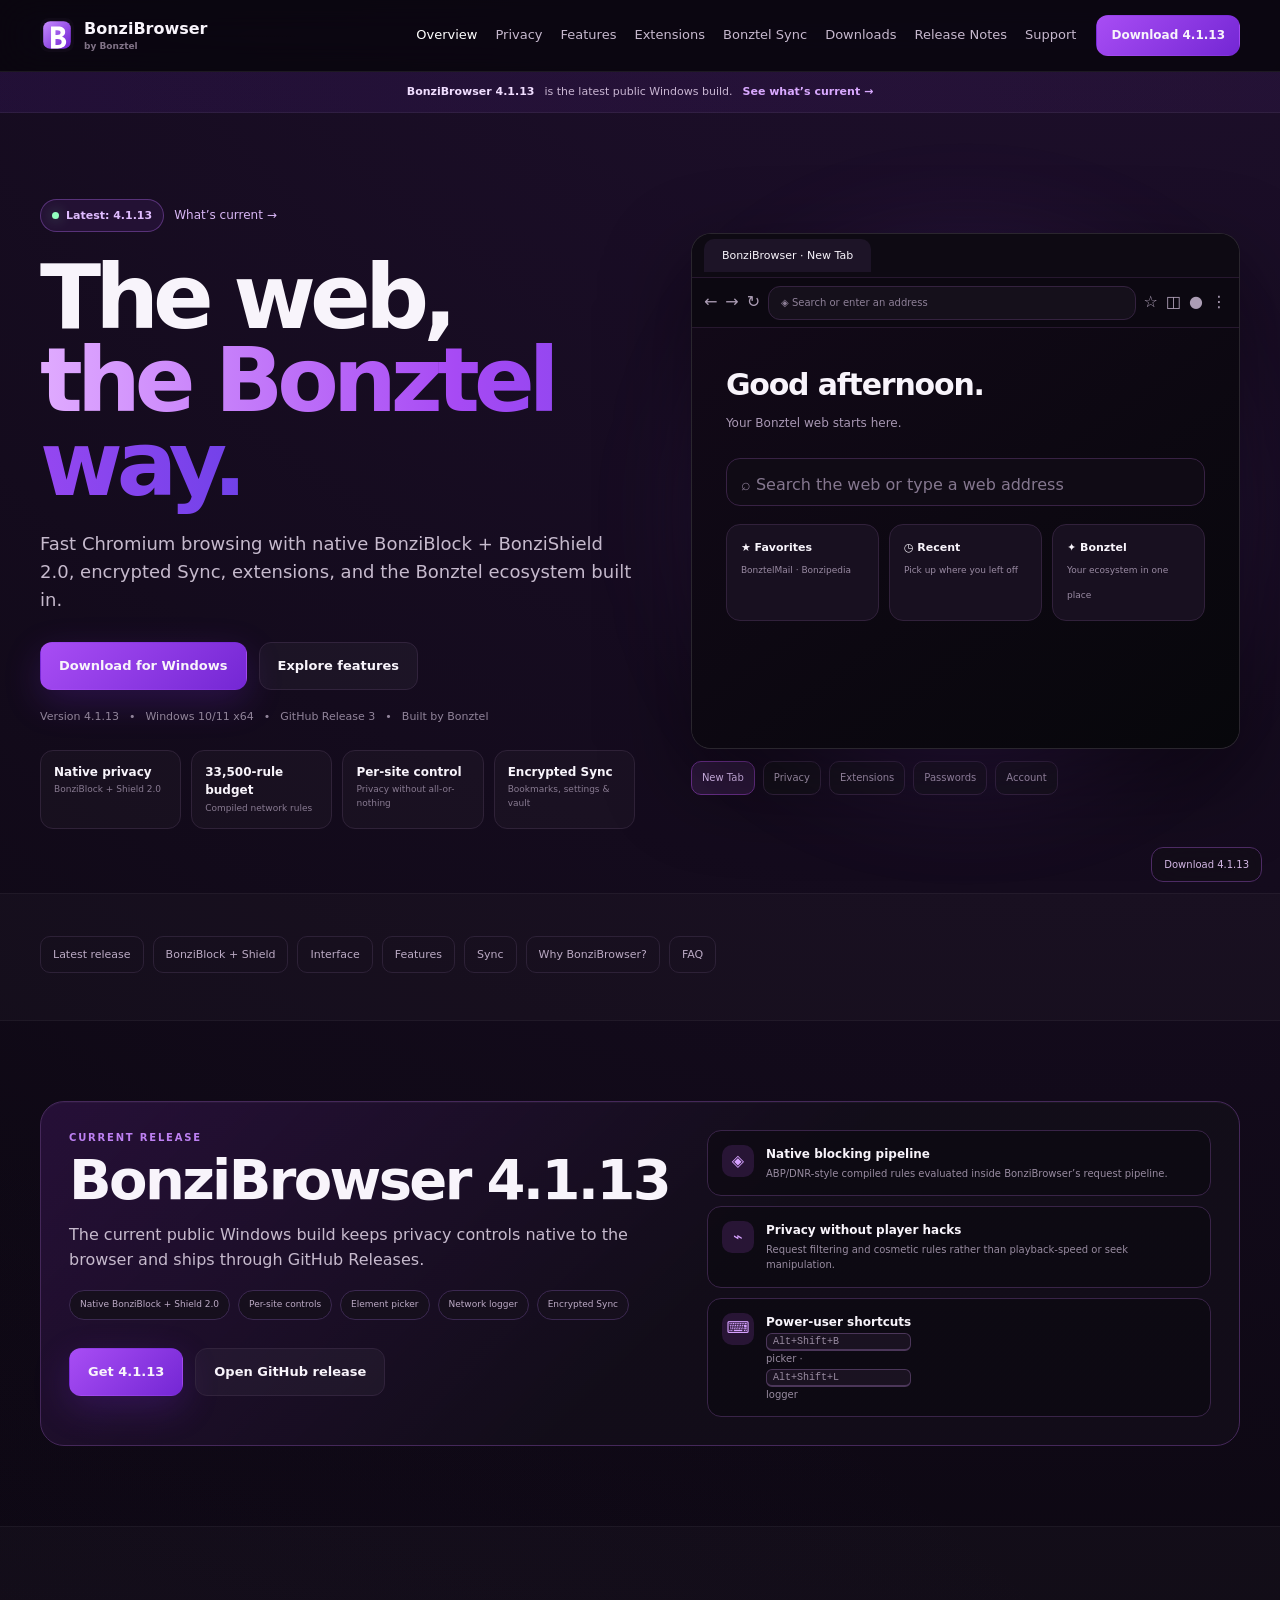
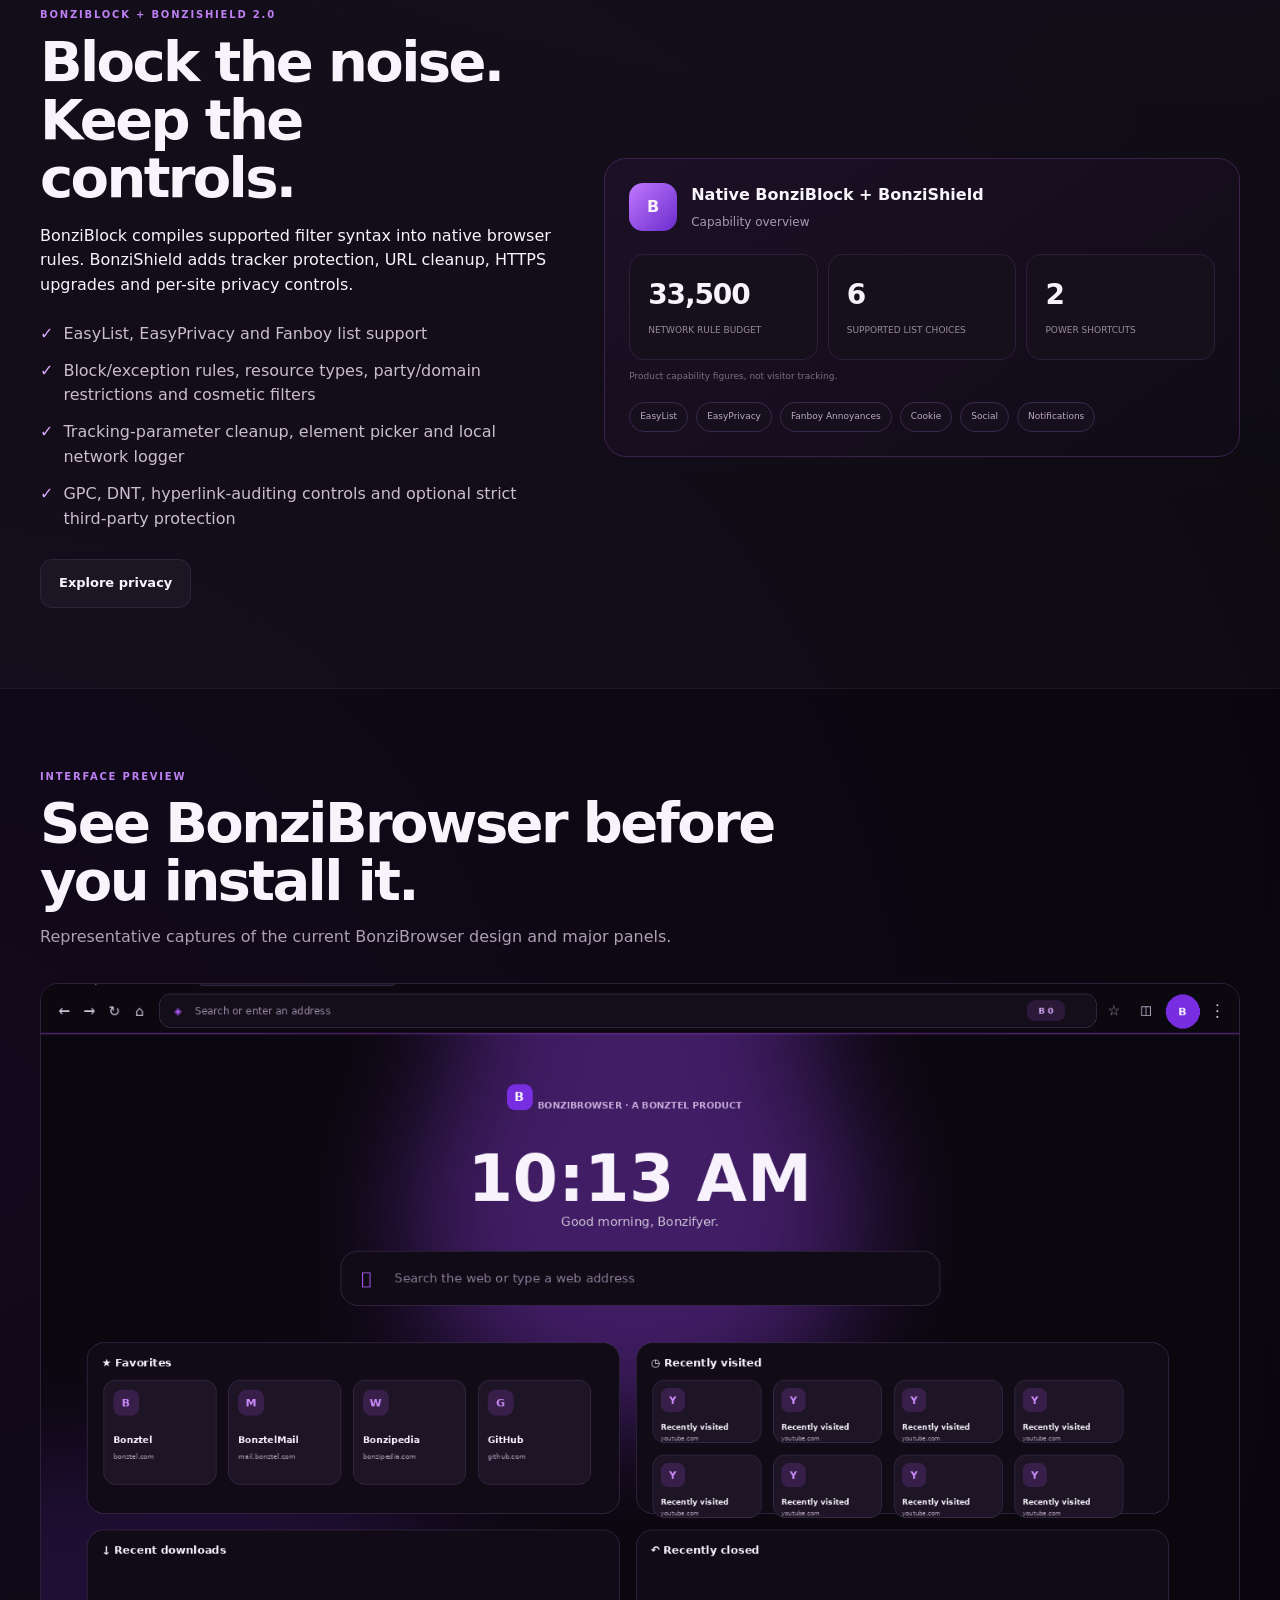
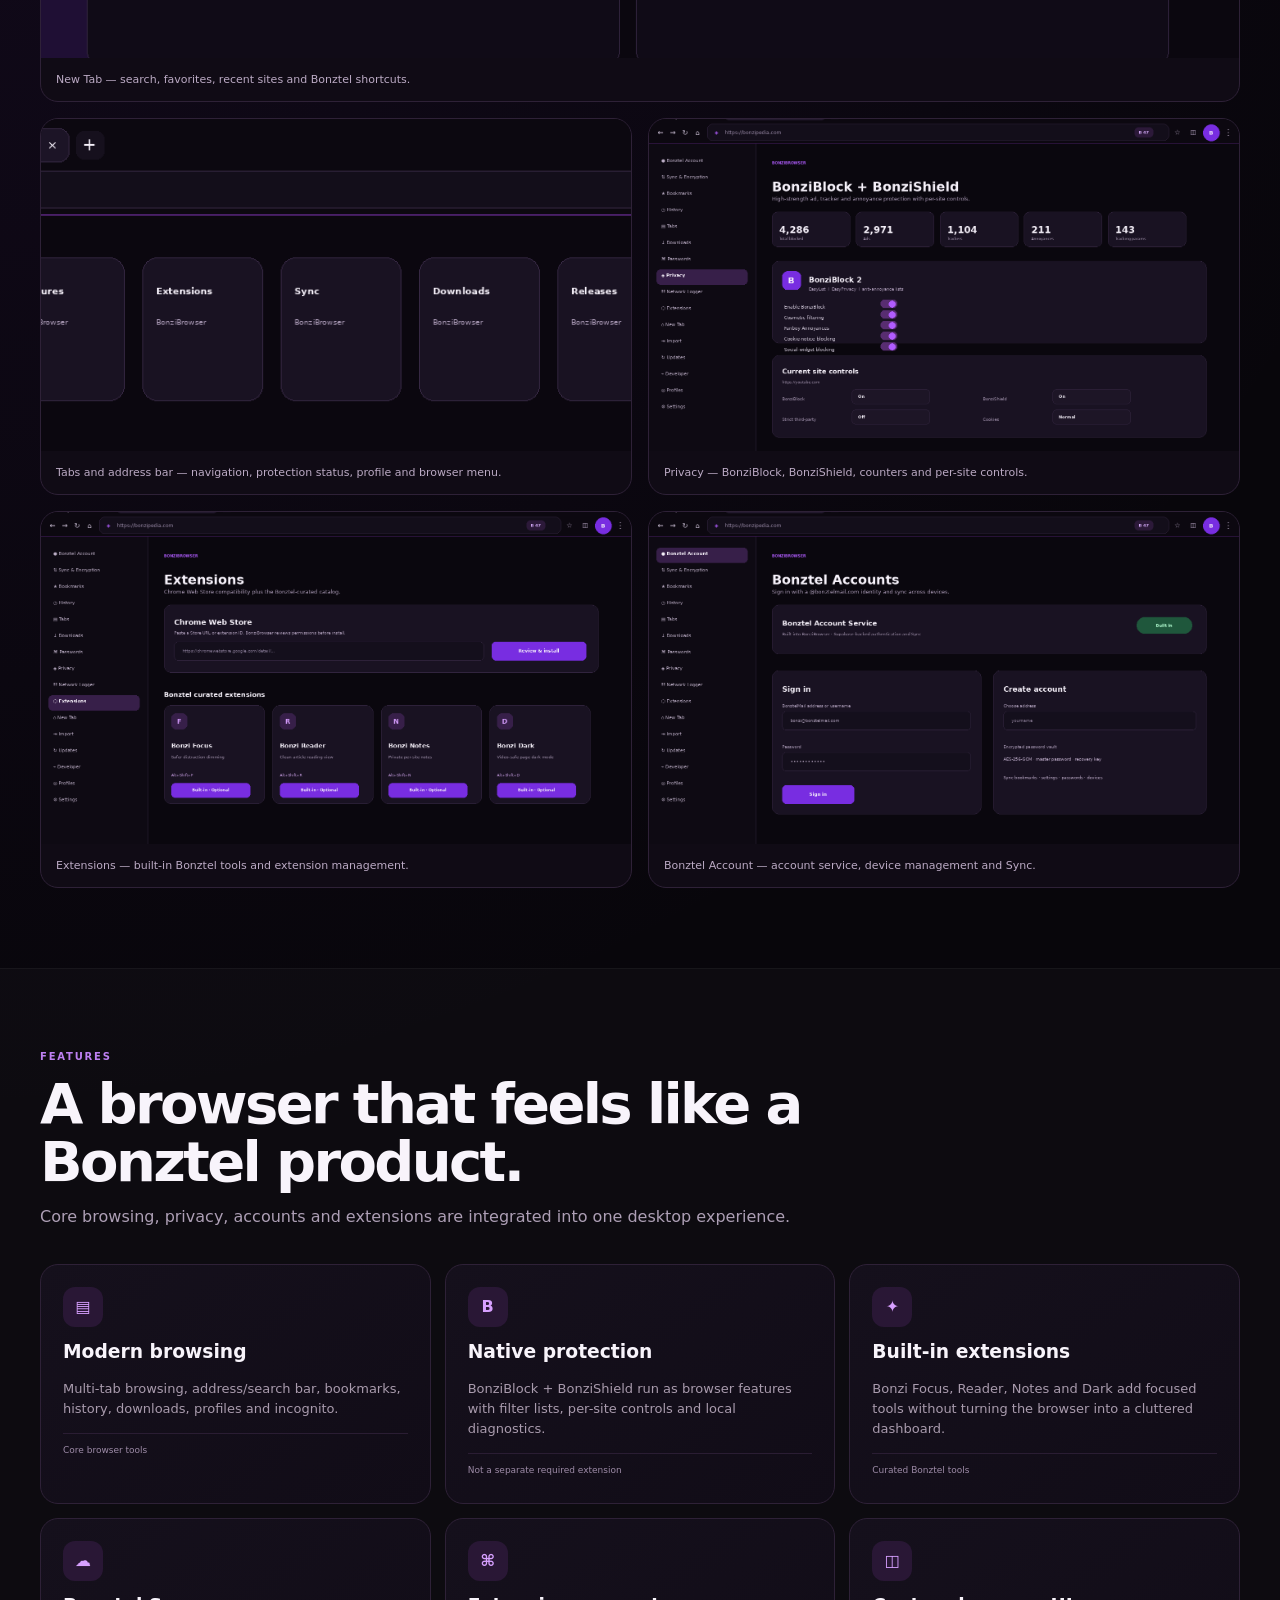
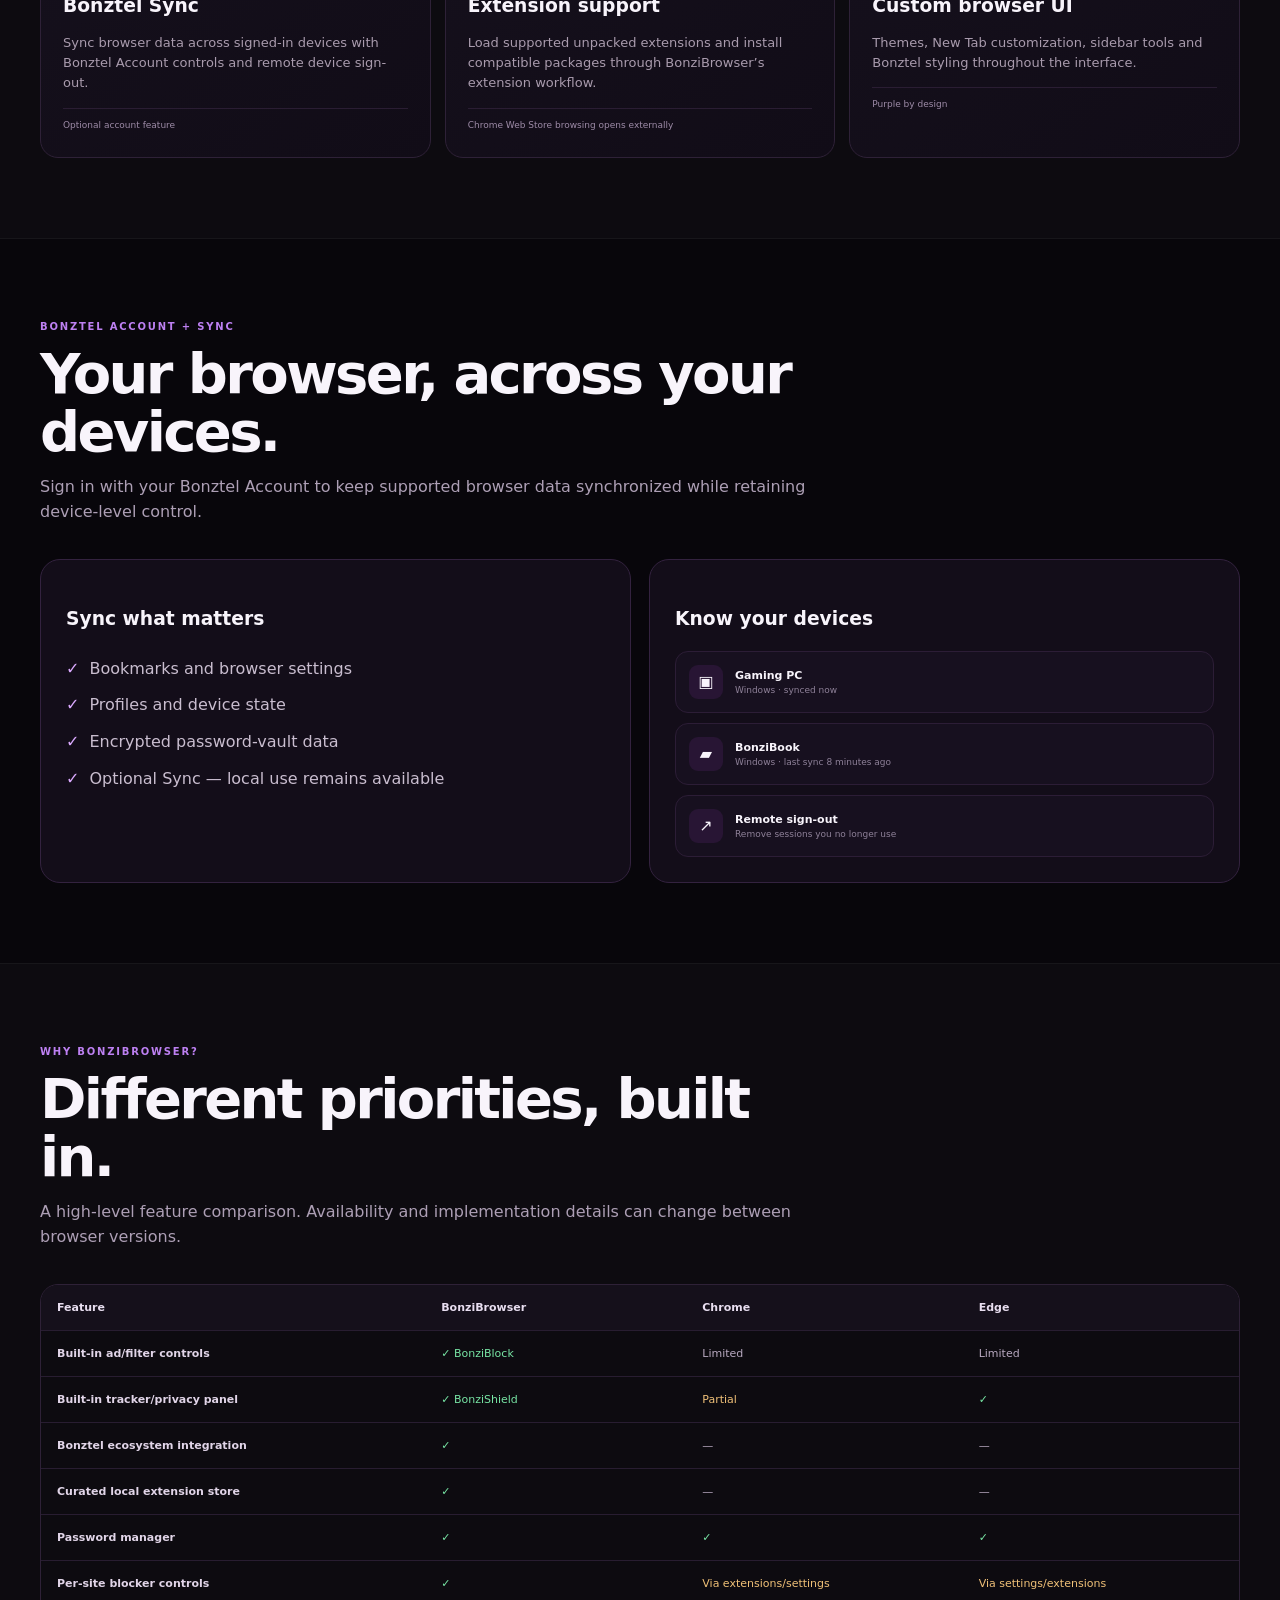
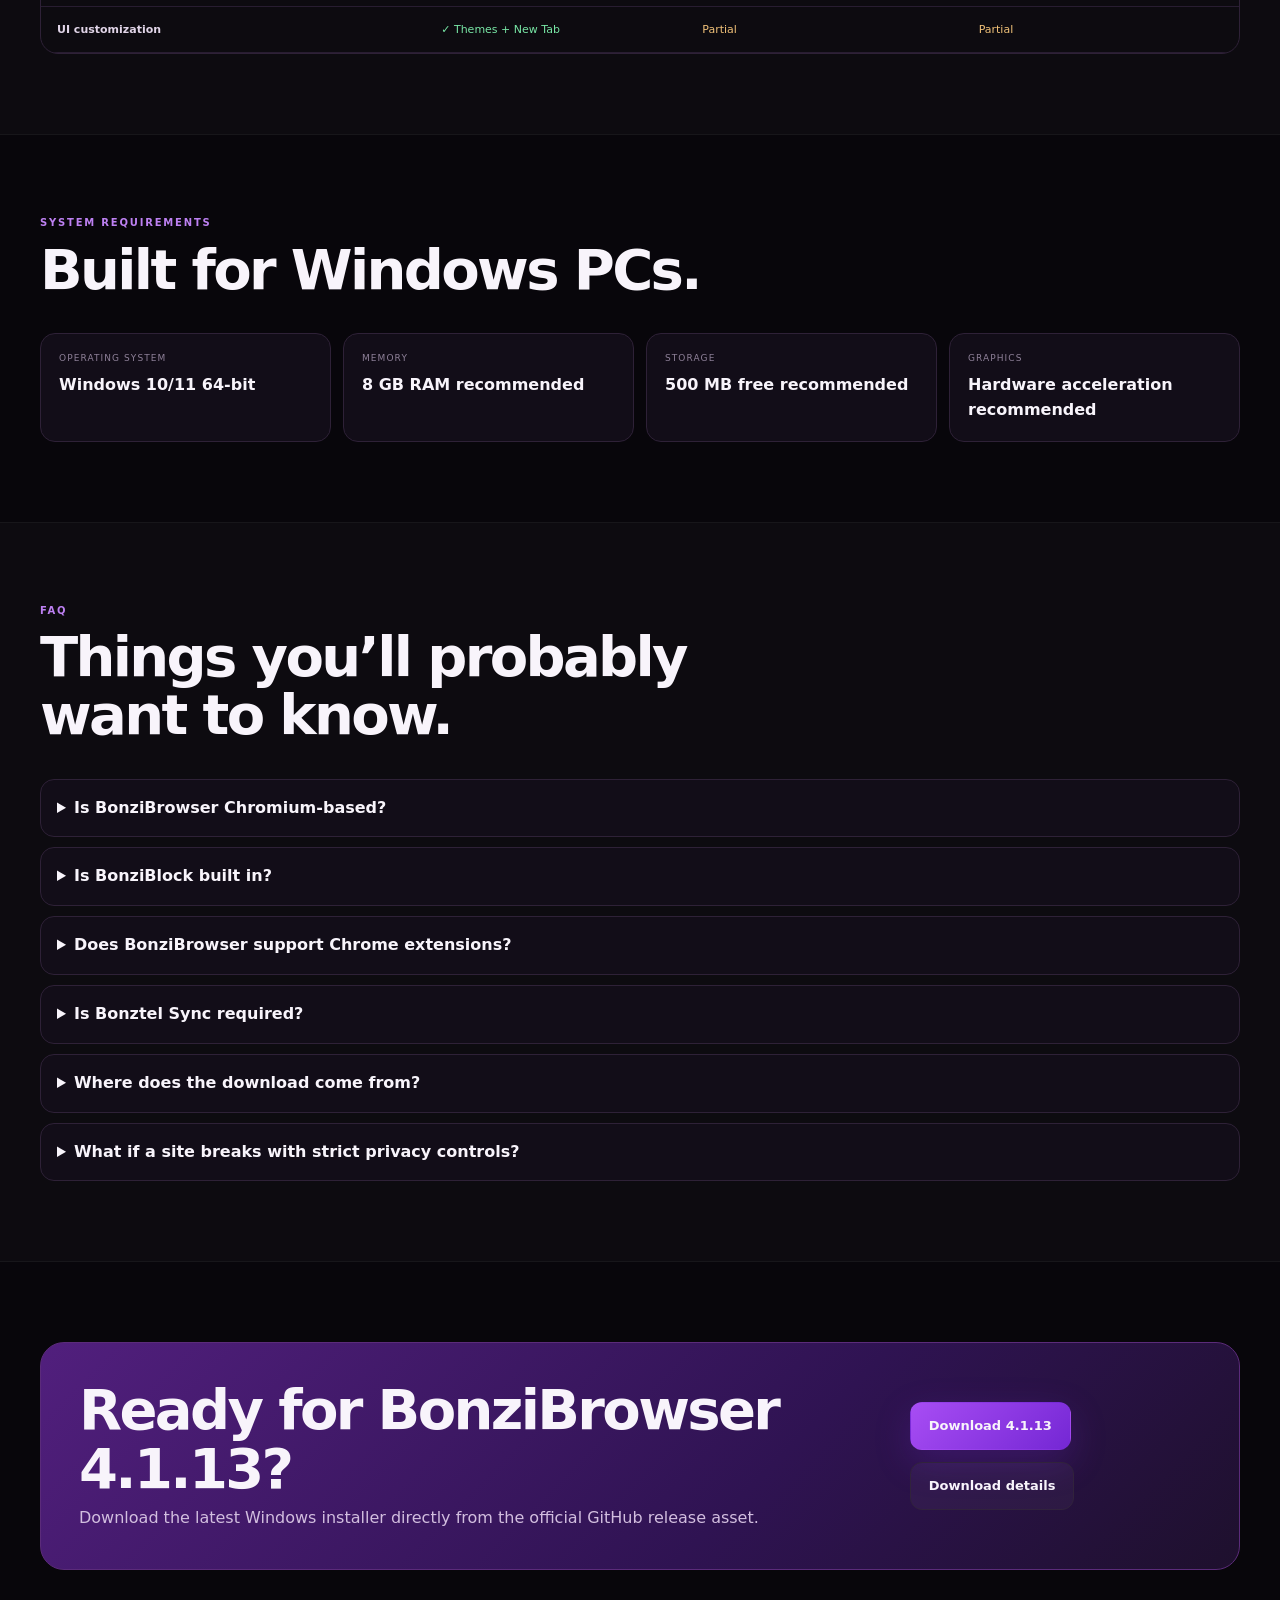
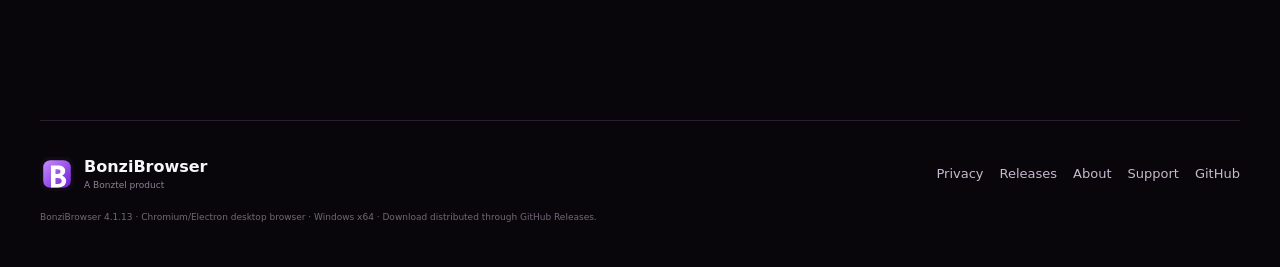
<file: index.html>
<!doctype html><html lang="en"><head><meta charset="utf-8"><meta name="viewport" content="width=device-width,initial-scale=1"><meta name="theme-color" content="#8f3fe9"><meta name="color-scheme" content="dark"><meta name="description" content="Download BonziBrowser 4.1.13 for Windows. Native BonziBlock + BonziShield 2.0, encrypted Sync, extensions and the Bonztel ecosystem built in."><meta property="og:type" content="website"><meta property="og:title" content="BonziBrowser 4.1.13 — The web, the Bonztel way."><meta property="og:description" content="Download BonziBrowser 4.1.13 for Windows. Native BonziBlock + BonziShield 2.0, encrypted Sync, extensions and the Bonztel ecosystem built in."><meta property="og:url" content="https://browser.bonztel.com/"><meta property="og:image" content="https://browser.bonztel.com/og-bonzibrowser.png"><meta name="twitter:card" content="summary_large_image"><link rel="canonical" href="https://browser.bonztel.com/"><link rel="icon" href="/bonzibrowser.svg" type="image/svg+xml"><link rel="apple-touch-icon" href="/icon-192.png"><link rel="manifest" href="/manifest.webmanifest"><link rel="stylesheet" href="/styles.css"><script src="/site-config.js"></script><title>BonziBrowser 4.1.13 — The web, the Bonztel way.</title><script type="application/ld+json">{"@context":"https://schema.org","@type":"SoftwareApplication","name":"BonziBrowser","applicationCategory":"WebBrowser","operatingSystem":"Windows 10, Windows 11","softwareVersion":"4.1.13","description":"Chromium/Electron desktop browser from Bonztel with native BonziBlock + BonziShield, Sync and extensions.","downloadUrl":"https://github.com/10minecraft29/bonzibrowsersite/releases/download/3/BonziBrowser-Setup-4.1.13.exe","publisher":{"@type":"Organization","name":"Bonztel"}}</script></head><body><a class="skip-link" href="#main">Skip to content</a><header class="site-header"><a class="brand" href="/"><img src="/bonzibrowser.svg" alt=""><span>BonziBrowser<small>by Bonztel</small></span></a><button class="nav-toggle" aria-label="Open navigation" aria-expanded="false">☰</button><nav class="main-nav" aria-label="Primary"><a href="/#overview" aria-current="page">Overview</a><a href="/privacy">Privacy</a><a href="/#features">Features</a><a href="/extensions">Extensions</a><a href="/#sync">Bonztel Sync</a><a href="/download">Downloads</a><a href="/releases">Release Notes</a><a href="/support">Support</a></nav><a class="header-download js-download" href="https://github.com/10minecraft29/bonzibrowsersite/releases/download/3/BonziBrowser-Setup-4.1.13.exe"><span class="desktop-label">Download 4.1.13</span><span class="mobile-label">Windows download</span></a></header><div class="release-strip"><div class="container"><strong>BonziBrowser 4.1.13</strong><span>is the latest public Windows build.</span><a href="/releases#v4113">See what’s current →</a></div></div>
<main id="main"><section class="hero" id="overview"><div class="container hero-grid"><div><div class="badge-row"><span class="version-badge"><i class="dot"></i> Latest: 4.1.13</span><a class="text-link" href="/releases#v4113">What’s current →</a></div><h1>The web,<br><span>the Bonztel way.</span></h1><p class="lede">Fast Chromium browsing with native BonziBlock + BonziShield 2.0, encrypted Sync, extensions, and the Bonztel ecosystem built in.</p><div class="actions"><a class="btn primary js-download" href="https://github.com/10minecraft29/bonzibrowsersite/releases/download/3/BonziBrowser-Setup-4.1.13.exe">Download for Windows</a><a class="btn secondary" href="#features">Explore features</a></div><p class="mobile-download-note">BonziBrowser is a desktop app for Windows 10/11 x64.</p><div class="hero-meta"><span>Version 4.1.13</span><span>Windows 10/11 x64</span><span>GitHub Release 3</span><span>Built by Bonztel</span></div><div class="quick-facts"><div class="quick-fact"><strong>Native privacy</strong><span>BonziBlock + Shield 2.0</span></div><div class="quick-fact"><strong>33,500-rule budget</strong><span>Compiled network rules</span></div><div class="quick-fact"><strong>Per-site control</strong><span>Privacy without all-or-nothing</span></div><div class="quick-fact"><strong>Encrypted Sync</strong><span>Bookmarks, settings & vault</span></div></div></div>
<div class="product-frame"><div class="frame-glow"></div><div class="browser-demo" aria-label="Interactive BonziBrowser interface preview"><div class="demo-tabs"><div class="demo-tab">BonziBrowser · New Tab</div></div><div class="demo-toolbar"><i>←</i><i>→</i><i>↻</i><div class="demo-address">◈ Search or enter an address</div><i>☆</i><i>◫</i><i>●</i><i>⋮</i></div><div class="demo-views"><div class="demo-view active" data-view="newtab"><div class="mock-heading">Good afternoon.</div><div class="mock-sub">Your Bonztel web starts here.</div><div class="mock-search">⌕ Search the web or type a web address</div><div class="mock-grid"><div class="mock-card"><b>★ Favorites</b><span>BonztelMail · Bonzipedia</span></div><div class="mock-card"><b>◷ Recent</b><span>Pick up where you left off</span></div><div class="mock-card"><b>✦ Bonztel</b><span>Your ecosystem in one place</span></div></div></div><div class="demo-view" data-view="privacy"><div class="mock-heading">BonziBlock + BonziShield</div><div class="mock-sub">Native compiled filtering and privacy controls.</div><div class="mock-stats"><div class="mock-stat"><strong>33.5K</strong><small>Rule budget</small></div><div class="mock-stat"><strong>6</strong><small>Filter lists</small></div><div class="mock-stat"><strong>Local</strong><small>Network logger</small></div></div><div class="mock-switch"><span>BonziBlock</span><span></span></div><div class="mock-switch"><span>Tracker protection</span><span></span></div><div class="mock-switch"><span>Tracking-parameter cleanup</span><span></span></div></div><div class="demo-view" data-view="extensions"><div class="mock-heading">Extensions</div><div class="mock-sub">Built-in Bonztel tools plus supported unpacked/Chrome extensions.</div><div class="mock-grid"><div class="mock-card"><b>Bonzi Focus</b><span>Distraction dimming</span></div><div class="mock-card"><b>Bonzi Reader</b><span>Clean article view</span></div><div class="mock-card"><b>Bonzi Notes</b><span>Per-site notes</span></div></div></div><div class="demo-view" data-view="passwords"><div class="mock-heading">Password Manager</div><div class="mock-sub">Encrypted local vault with optional Bonztel Sync.</div><div class="mock-card" style="margin-top:24px"><b>Vault</b><span>Master password and recovery workflow</span></div><div class="mock-card" style="margin-top:10px"><b>Sync</b><span>Keep encrypted credentials with your account</span></div></div><div class="demo-view" data-view="account"><div class="mock-heading">Bonztel Account</div><div class="mock-sub">Profiles, devices and Bonztel Sync.</div><div class="mock-card" style="margin-top:24px"><b>Gaming PC</b><span>Synced now · Windows</span></div><div class="mock-card" style="margin-top:10px"><b>BonziBook</b><span>Last sync 8 minutes ago</span></div></div></div></div><div class="demo-selector" role="tablist" aria-label="Preview sections"><button class="active" data-view="newtab">New Tab</button><button data-view="privacy">Privacy</button><button data-view="extensions">Extensions</button><button data-view="passwords">Passwords</button><button data-view="account">Account</button></div></div></div></section>
<section class="section compact alt"><div class="container"><div class="feature-nav"><a href="#release">Latest release</a><a href="#privacy-headline">BonziBlock + Shield</a><a href="#screenshots">Interface</a><a href="#features">Features</a><a href="#sync">Sync</a><a href="#why">Why BonziBrowser?</a><a href="#faq">FAQ</a></div></div></section>
<section class="section" id="release"><div class="container release-highlight"><div><div class="eyebrow">Current release</div><h2>BonziBrowser 4.1.13</h2><p class="lede" style="font-size:16px">The current public Windows build keeps privacy controls native to the browser and ships through GitHub Releases.</p><div class="filter-pills"><span>Native BonziBlock + Shield 2.0</span><span>Per-site controls</span><span>Element picker</span><span>Network logger</span><span>Encrypted Sync</span></div><div class="actions"><a class="btn primary js-download" href="https://github.com/10minecraft29/bonzibrowsersite/releases/download/3/BonziBrowser-Setup-4.1.13.exe">Get 4.1.13</a><a class="btn secondary js-release" href="https://github.com/10minecraft29/bonzibrowsersite/releases/tag/3">Open GitHub release</a></div></div><div class="release-points"><div class="release-point"><i>◈</i><div><strong>Native blocking pipeline</strong><span>ABP/DNR-style compiled rules evaluated inside BonziBrowser’s request pipeline.</span></div></div><div class="release-point"><i>⌁</i><div><strong>Privacy without player hacks</strong><span>Request filtering and cosmetic rules rather than playback-speed or seek manipulation.</span></div></div><div class="release-point"><i>⌨</i><div><strong>Power-user shortcuts</strong><span><span class="kbd">Alt+Shift+B</span> picker · <span class="kbd">Alt+Shift+L</span> logger</span></div></div></div></div></section>
<section class="section alt" id="privacy-headline"><div class="container headline-security"><div><div class="eyebrow">BonziBlock + BonziShield 2.0</div><h2>Block the noise. Keep the controls.</h2><p>BonziBlock compiles supported filter syntax into native browser rules. BonziShield adds tracker protection, URL cleanup, HTTPS upgrades and per-site privacy controls.</p><ul class="check-list"><li><b>✓</b> EasyList, EasyPrivacy and Fanboy list support</li><li><b>✓</b> Block/exception rules, resource types, party/domain restrictions and cosmetic filters</li><li><b>✓</b> Tracking-parameter cleanup, element picker and local network logger</li><li><b>✓</b> GPC, DNT, hyperlink-auditing controls and optional strict third-party protection</li></ul><div class="actions"><a class="btn secondary" href="/privacy">Explore privacy</a></div></div><div class="big-shield"><div class="shield-head"><div class="shield-mark">B</div><div><strong>Native BonziBlock + BonziShield</strong><div class="mock-sub">Capability overview</div></div></div><div class="live-stats"><div class="live-stat"><strong data-count="33500">0</strong><span>NETWORK RULE BUDGET</span></div><div class="live-stat"><strong data-count="6">0</strong><span>SUPPORTED LIST CHOICES</span></div><div class="live-stat"><strong data-count="2">0</strong><span>POWER SHORTCUTS</span></div></div><div class="illustration-note">Product capability figures, not visitor tracking.</div><div class="filter-pills"><span>EasyList</span><span>EasyPrivacy</span><span>Fanboy Annoyances</span><span>Cookie</span><span>Social</span><span>Notifications</span></div></div></div></section>
<section class="section" id="screenshots"><div class="container"><div class="section-head"><div class="eyebrow">Interface preview</div><h2>See BonziBrowser before you install it.</h2><p>Representative captures of the current BonziBrowser design and major panels.</p></div><div class="screenshots"><figure class="shot-card large"><img loading="lazy" src="/new-tab.png" alt="BonziBrowser New Tab interface"><figcaption>New Tab — search, favorites, recent sites and Bonztel shortcuts.</figcaption></figure><figure class="shot-card"><img loading="lazy" src="/toolbar.png" alt="BonziBrowser tabs and address bar"><figcaption>Tabs and address bar — navigation, protection status, profile and browser menu.</figcaption></figure><figure class="shot-card"><img loading="lazy" src="/privacy.png" alt="BonziBrowser Privacy panel"><figcaption>Privacy — BonziBlock, BonziShield, counters and per-site controls.</figcaption></figure><figure class="shot-card"><img loading="lazy" src="/extensions.png" alt="BonziBrowser Extensions interface"><figcaption>Extensions — built-in Bonztel tools and extension management.</figcaption></figure><figure class="shot-card"><img loading="lazy" src="/account.png" alt="Bonztel Account panel in BonziBrowser"><figcaption>Bonztel Account — account service, device management and Sync.</figcaption></figure></div></div></section>
<section class="section alt" id="features"><div class="container"><div class="section-head"><div class="eyebrow">Features</div><h2>A browser that feels like a Bonztel product.</h2><p>Core browsing, privacy, accounts and extensions are integrated into one desktop experience.</p></div><div class="cards"><article class="card"><div class="card-icon">▤</div><h3>Modern browsing</h3><p>Multi-tab browsing, address/search bar, bookmarks, history, downloads, profiles and incognito.</p><span class="micro">Core browser tools</span></article><article class="card"><div class="card-icon">B</div><h3>Native protection</h3><p>BonziBlock + BonziShield run as browser features with filter lists, per-site controls and local diagnostics.</p><span class="micro">Not a separate required extension</span></article><article class="card"><div class="card-icon">✦</div><h3>Built-in extensions</h3><p>Bonzi Focus, Reader, Notes and Dark add focused tools without turning the browser into a cluttered dashboard.</p><span class="micro">Curated Bonztel tools</span></article><article class="card"><div class="card-icon">☁</div><h3>Bonztel Sync</h3><p>Sync browser data across signed-in devices with Bonztel Account controls and remote device sign-out.</p><span class="micro">Optional account feature</span></article><article class="card"><div class="card-icon">⌘</div><h3>Extension support</h3><p>Load supported unpacked extensions and install compatible packages through BonziBrowser’s extension workflow.</p><span class="micro">Chrome Web Store browsing opens externally</span></article><article class="card"><div class="card-icon">◫</div><h3>Custom browser UI</h3><p>Themes, New Tab customization, sidebar tools and Bonztel styling throughout the interface.</p><span class="micro">Purple by design</span></article></div></div></section>
<section class="section" id="sync"><div class="container"><div class="section-head"><div class="eyebrow">Bonztel Account + Sync</div><h2>Your browser, across your devices.</h2><p>Sign in with your Bonztel Account to keep supported browser data synchronized while retaining device-level control.</p></div><div class="sync-grid"><div class="sync-panel"><h3>Sync what matters</h3><ul class="check-list"><li><b>✓</b> Bookmarks and browser settings</li><li><b>✓</b> Profiles and device state</li><li><b>✓</b> Encrypted password-vault data</li><li><b>✓</b> Optional Sync — local use remains available</li></ul></div><div class="sync-panel"><h3>Know your devices</h3><div class="device-list"><div class="device"><span>▣</span><div><strong>Gaming PC</strong><small>Windows · synced now</small></div></div><div class="device"><span>▰</span><div><strong>BonziBook</strong><small>Windows · last sync 8 minutes ago</small></div></div><div class="device"><span>↗</span><div><strong>Remote sign-out</strong><small>Remove sessions you no longer use</small></div></div></div></div></div></div></section>
<section class="section alt" id="why"><div class="container"><div class="section-head"><div class="eyebrow">Why BonziBrowser?</div><h2>Different priorities, built in.</h2><p>A high-level feature comparison. Availability and implementation details can change between browser versions.</p></div><div class="compare"><table><thead><tr><th>Feature</th><th>BonziBrowser</th><th>Chrome</th><th>Edge</th></tr></thead><tbody><tr><td>Built-in ad/filter controls</td><td class="yes">✓ BonziBlock</td><td>Limited</td><td>Limited</td></tr><tr><td>Built-in tracker/privacy panel</td><td class="yes">✓ BonziShield</td><td class="partial">Partial</td><td class="yes">✓</td></tr><tr><td>Bonztel ecosystem integration</td><td class="yes">✓</td><td>—</td><td>—</td></tr><tr><td>Curated local extension store</td><td class="yes">✓</td><td>—</td><td>—</td></tr><tr><td>Password manager</td><td class="yes">✓</td><td class="yes">✓</td><td class="yes">✓</td></tr><tr><td>Per-site blocker controls</td><td class="yes">✓</td><td class="partial">Via extensions/settings</td><td class="partial">Via settings/extensions</td></tr><tr><td>UI customization</td><td class="yes">✓ Themes + New Tab</td><td class="partial">Partial</td><td class="partial">Partial</td></tr></tbody></table></div></div></section>
<section class="section" id="requirements"><div class="container"><div class="section-head"><div class="eyebrow">System requirements</div><h2>Built for Windows PCs.</h2></div><div class="requirements"><div class="req"><span>Operating system</span><strong>Windows 10/11 64-bit</strong></div><div class="req"><span>Memory</span><strong>8 GB RAM recommended</strong></div><div class="req"><span>Storage</span><strong>500 MB free recommended</strong></div><div class="req"><span>Graphics</span><strong>Hardware acceleration recommended</strong></div></div></div></section>
<section class="section alt" id="faq"><div class="container"><div class="section-head"><div class="eyebrow">FAQ</div><h2>Things you’ll probably want to know.</h2></div><div class="faq"><details><summary>Is BonziBrowser Chromium-based?</summary><p>Yes. BonziBrowser uses a Chromium/Electron foundation with a custom Bonztel browser interface and native browser features layered on top.</p></details><details><summary>Is BonziBlock built in?</summary><p>Yes. The current privacy system is integrated directly into BonziBrowser rather than requiring the standalone BonziBlock + BonziShield extension.</p></details><details><summary>Does BonziBrowser support Chrome extensions?</summary><p>BonziBrowser supports compatible extension packages and unpacked extensions. Chrome Web Store browsing opens externally, then supported extensions can be installed through BonziBrowser’s extension workflow.</p></details><details><summary>Is Bonztel Sync required?</summary><p>No. You can use BonziBrowser locally without Sync. A Bonztel Account is used for optional account and synchronization features.</p></details><details><summary>Where does the download come from?</summary><p>The Windows installer is distributed as a GitHub Release asset. The site’s download buttons point directly to the current 4.1.13 asset.</p></details><details><summary>What if a site breaks with strict privacy controls?</summary><p>Use the per-site protection controls to relax the relevant setting for that site, then reload it. You can also update filter lists from Privacy &amp; BonziShield.</p></details></div></div></section>
<section class="section"><div class="container cta"><div><h2>Ready for BonziBrowser 4.1.13?</h2><p>Download the latest Windows installer directly from the official GitHub release asset.</p></div><div class="actions" style="margin-top:0"><a class="btn primary js-download" href="https://github.com/10minecraft29/bonzibrowsersite/releases/download/3/BonziBrowser-Setup-4.1.13.exe">Download 4.1.13</a><a class="btn secondary" href="/download">Download details</a></div></div></section></main><footer class="site-footer"><div class="footer-brand"><img src="/bonzibrowser.svg" alt=""><div><strong>BonziBrowser</strong><span>A Bonztel product</span></div></div><div class="footer-links"><a href="/privacy">Privacy</a><a href="/releases">Releases</a><a href="/about">About</a><a href="/support">Support</a><a class="js-repo" href="https://github.com/10minecraft29/bonzibrowsersite">GitHub</a></div><p>BonziBrowser 4.1.13 · Chromium/Electron desktop browser · Windows x64 · Download distributed through GitHub Releases.</p></footer><a class="sticky-version js-download" href="https://github.com/10minecraft29/bonzibrowsersite/releases/download/3/BonziBrowser-Setup-4.1.13.exe">Download 4.1.13</a><script src="/script.js"></script></body></html>
</file>
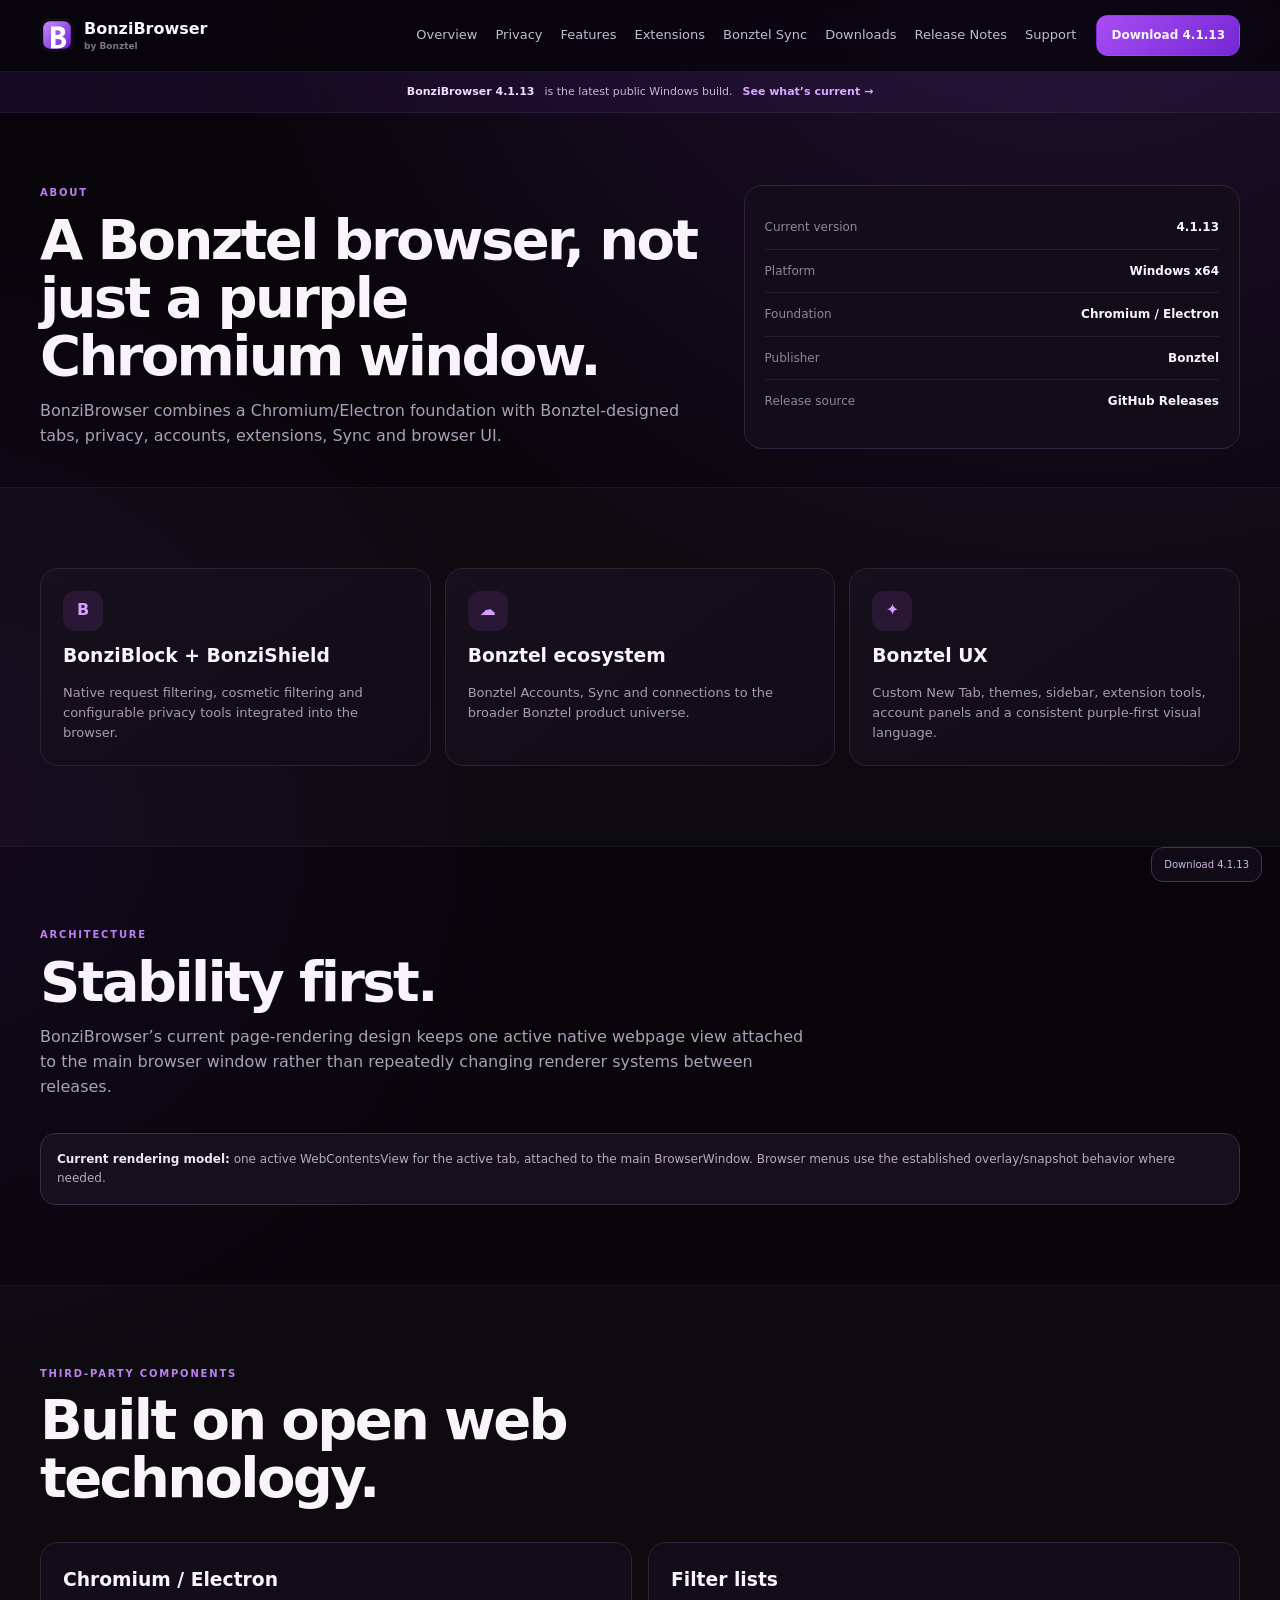
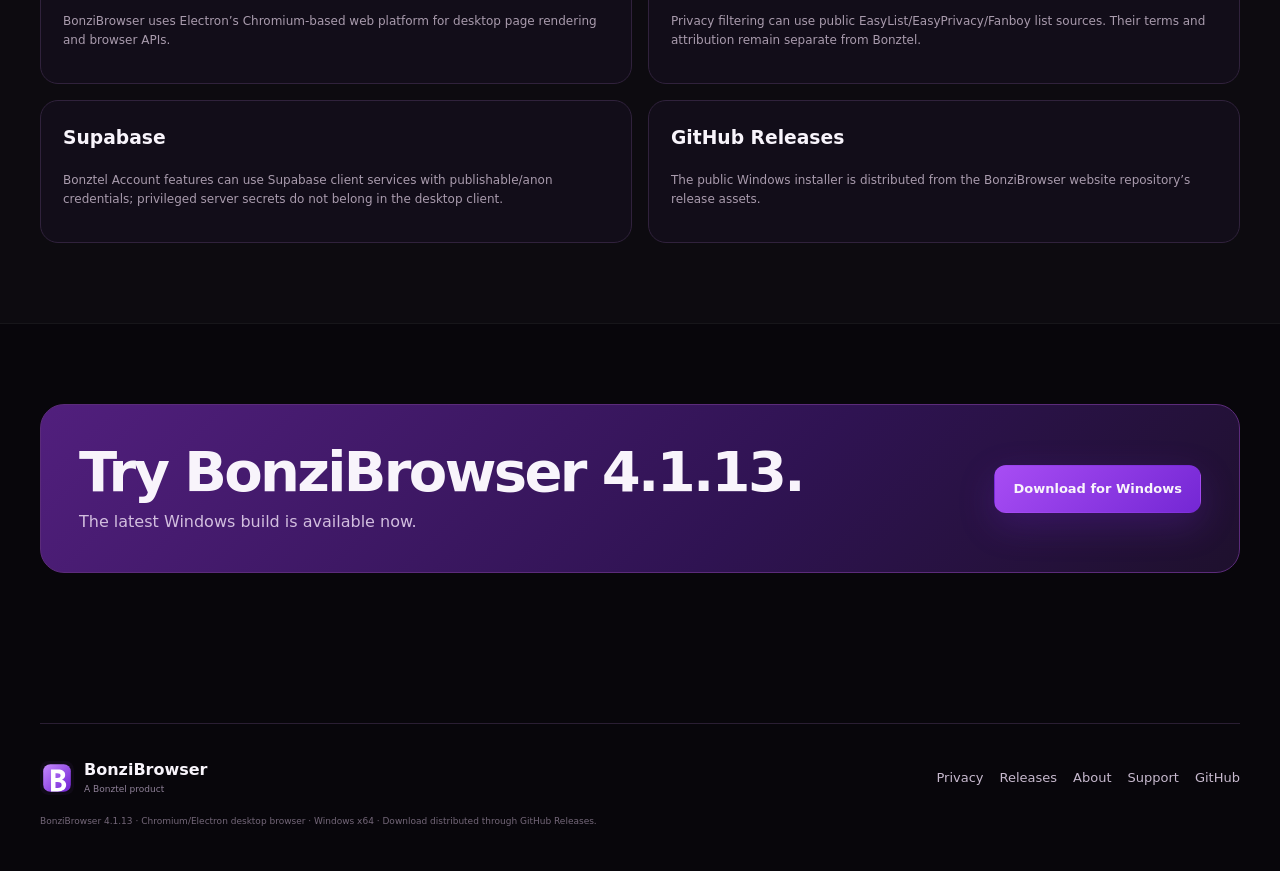
<file: about.html>
<!doctype html><html lang="en"><head><meta charset="utf-8"><meta name="viewport" content="width=device-width,initial-scale=1"><meta name="theme-color" content="#8f3fe9"><meta name="color-scheme" content="dark"><meta name="description" content="About BonziBrowser, the Bonztel desktop browser for Windows with native privacy controls, Sync and extensions."><meta property="og:type" content="website"><meta property="og:title" content="About BonziBrowser 4.1.13"><meta property="og:description" content="About BonziBrowser, the Bonztel desktop browser for Windows with native privacy controls, Sync and extensions."><meta property="og:url" content="https://browser.bonztel.com/about"><meta property="og:image" content="https://browser.bonztel.com/og-bonzibrowser.png"><meta name="twitter:card" content="summary_large_image"><link rel="canonical" href="https://browser.bonztel.com/about"><link rel="icon" href="/bonzibrowser.svg" type="image/svg+xml"><link rel="apple-touch-icon" href="/icon-192.png"><link rel="manifest" href="/manifest.webmanifest"><link rel="stylesheet" href="/styles.css"><script src="/site-config.js"></script><title>About BonziBrowser 4.1.13</title><script type="application/ld+json">{"@context":"https://schema.org","@type":"SoftwareApplication","name":"BonziBrowser","applicationCategory":"WebBrowser","operatingSystem":"Windows 10, Windows 11","softwareVersion":"4.1.13","description":"Chromium/Electron desktop browser from Bonztel with native BonziBlock + BonziShield, Sync and extensions.","downloadUrl":"https://github.com/10minecraft29/bonzibrowsersite/releases/download/3/BonziBrowser-Setup-4.1.13.exe","publisher":{"@type":"Organization","name":"Bonztel"}}</script></head><body><a class="skip-link" href="#main">Skip to content</a><header class="site-header"><a class="brand" href="/"><img src="/bonzibrowser.svg" alt=""><span>BonziBrowser<small>by Bonztel</small></span></a><button class="nav-toggle" aria-label="Open navigation" aria-expanded="false">☰</button><nav class="main-nav" aria-label="Primary"><a href="/#overview">Overview</a><a href="/privacy">Privacy</a><a href="/#features">Features</a><a href="/extensions">Extensions</a><a href="/#sync">Bonztel Sync</a><a href="/download">Downloads</a><a href="/releases">Release Notes</a><a href="/support">Support</a></nav><a class="header-download js-download" href="https://github.com/10minecraft29/bonzibrowsersite/releases/download/3/BonziBrowser-Setup-4.1.13.exe"><span class="desktop-label">Download 4.1.13</span><span class="mobile-label">Windows download</span></a></header><div class="release-strip"><div class="container"><strong>BonziBrowser 4.1.13</strong><span>is the latest public Windows build.</span><a href="/releases#v4113">See what’s current →</a></div></div>
<main id="main"><section class="page-hero"><div class="container page-grid"><div><div class="eyebrow">About</div><h1>A Bonztel browser, not just a purple Chromium window.</h1><p>BonziBrowser combines a Chromium/Electron foundation with Bonztel-designed tabs, privacy, accounts, extensions, Sync and browser UI.</p></div><div class="info-box"><div class="info-row"><span>Current version</span><strong>4.1.13</strong></div><div class="info-row"><span>Platform</span><strong>Windows x64</strong></div><div class="info-row"><span>Foundation</span><strong>Chromium / Electron</strong></div><div class="info-row"><span>Publisher</span><strong>Bonztel</strong></div><div class="info-row"><span>Release source</span><strong>GitHub Releases</strong></div></div></div></section>
<section class="section alt"><div class="container"><div class="cards"><article class="card"><div class="card-icon">B</div><h3>BonziBlock + BonziShield</h3><p>Native request filtering, cosmetic filtering and configurable privacy tools integrated into the browser.</p></article><article class="card"><div class="card-icon">☁</div><h3>Bonztel ecosystem</h3><p>Bonztel Accounts, Sync and connections to the broader Bonztel product universe.</p></article><article class="card"><div class="card-icon">✦</div><h3>Bonztel UX</h3><p>Custom New Tab, themes, sidebar, extension tools, account panels and a consistent purple-first visual language.</p></article></div></div></section>
<section class="section"><div class="container"><div class="section-head"><div class="eyebrow">Architecture</div><h2>Stability first.</h2><p>BonziBrowser’s current page-rendering design keeps one active native webpage view attached to the main browser window rather than repeatedly changing renderer systems between releases.</p></div><div class="notice"><strong>Current rendering model:</strong> one active WebContentsView for the active tab, attached to the main BrowserWindow. Browser menus use the established overlay/snapshot behavior where needed.</div></div></section>
<section class="section alt"><div class="container"><div class="section-head"><div class="eyebrow">Third-party components</div><h2>Built on open web technology.</h2></div><div class="privacy-grid"><div class="privacy-box"><h3>Chromium / Electron</h3><p>BonziBrowser uses Electron’s Chromium-based web platform for desktop page rendering and browser APIs.</p></div><div class="privacy-box"><h3>Filter lists</h3><p>Privacy filtering can use public EasyList/EasyPrivacy/Fanboy list sources. Their terms and attribution remain separate from Bonztel.</p></div><div class="privacy-box"><h3>Supabase</h3><p>Bonztel Account features can use Supabase client services with publishable/anon credentials; privileged server secrets do not belong in the desktop client.</p></div><div class="privacy-box"><h3>GitHub Releases</h3><p>The public Windows installer is distributed from the BonziBrowser website repository’s release assets.</p></div></div></div></section>
<section class="section"><div class="container cta"><div><h2>Try BonziBrowser 4.1.13.</h2><p>The latest Windows build is available now.</p></div><a class="btn primary js-download" href="https://github.com/10minecraft29/bonzibrowsersite/releases/download/3/BonziBrowser-Setup-4.1.13.exe">Download for Windows</a></div></section></main><footer class="site-footer"><div class="footer-brand"><img src="/bonzibrowser.svg" alt=""><div><strong>BonziBrowser</strong><span>A Bonztel product</span></div></div><div class="footer-links"><a href="/privacy">Privacy</a><a href="/releases">Releases</a><a href="/about">About</a><a href="/support">Support</a><a class="js-repo" href="https://github.com/10minecraft29/bonzibrowsersite">GitHub</a></div><p>BonziBrowser 4.1.13 · Chromium/Electron desktop browser · Windows x64 · Download distributed through GitHub Releases.</p></footer><a class="sticky-version js-download" href="https://github.com/10minecraft29/bonzibrowsersite/releases/download/3/BonziBrowser-Setup-4.1.13.exe">Download 4.1.13</a><script src="/script.js"></script></body></html>
</file>
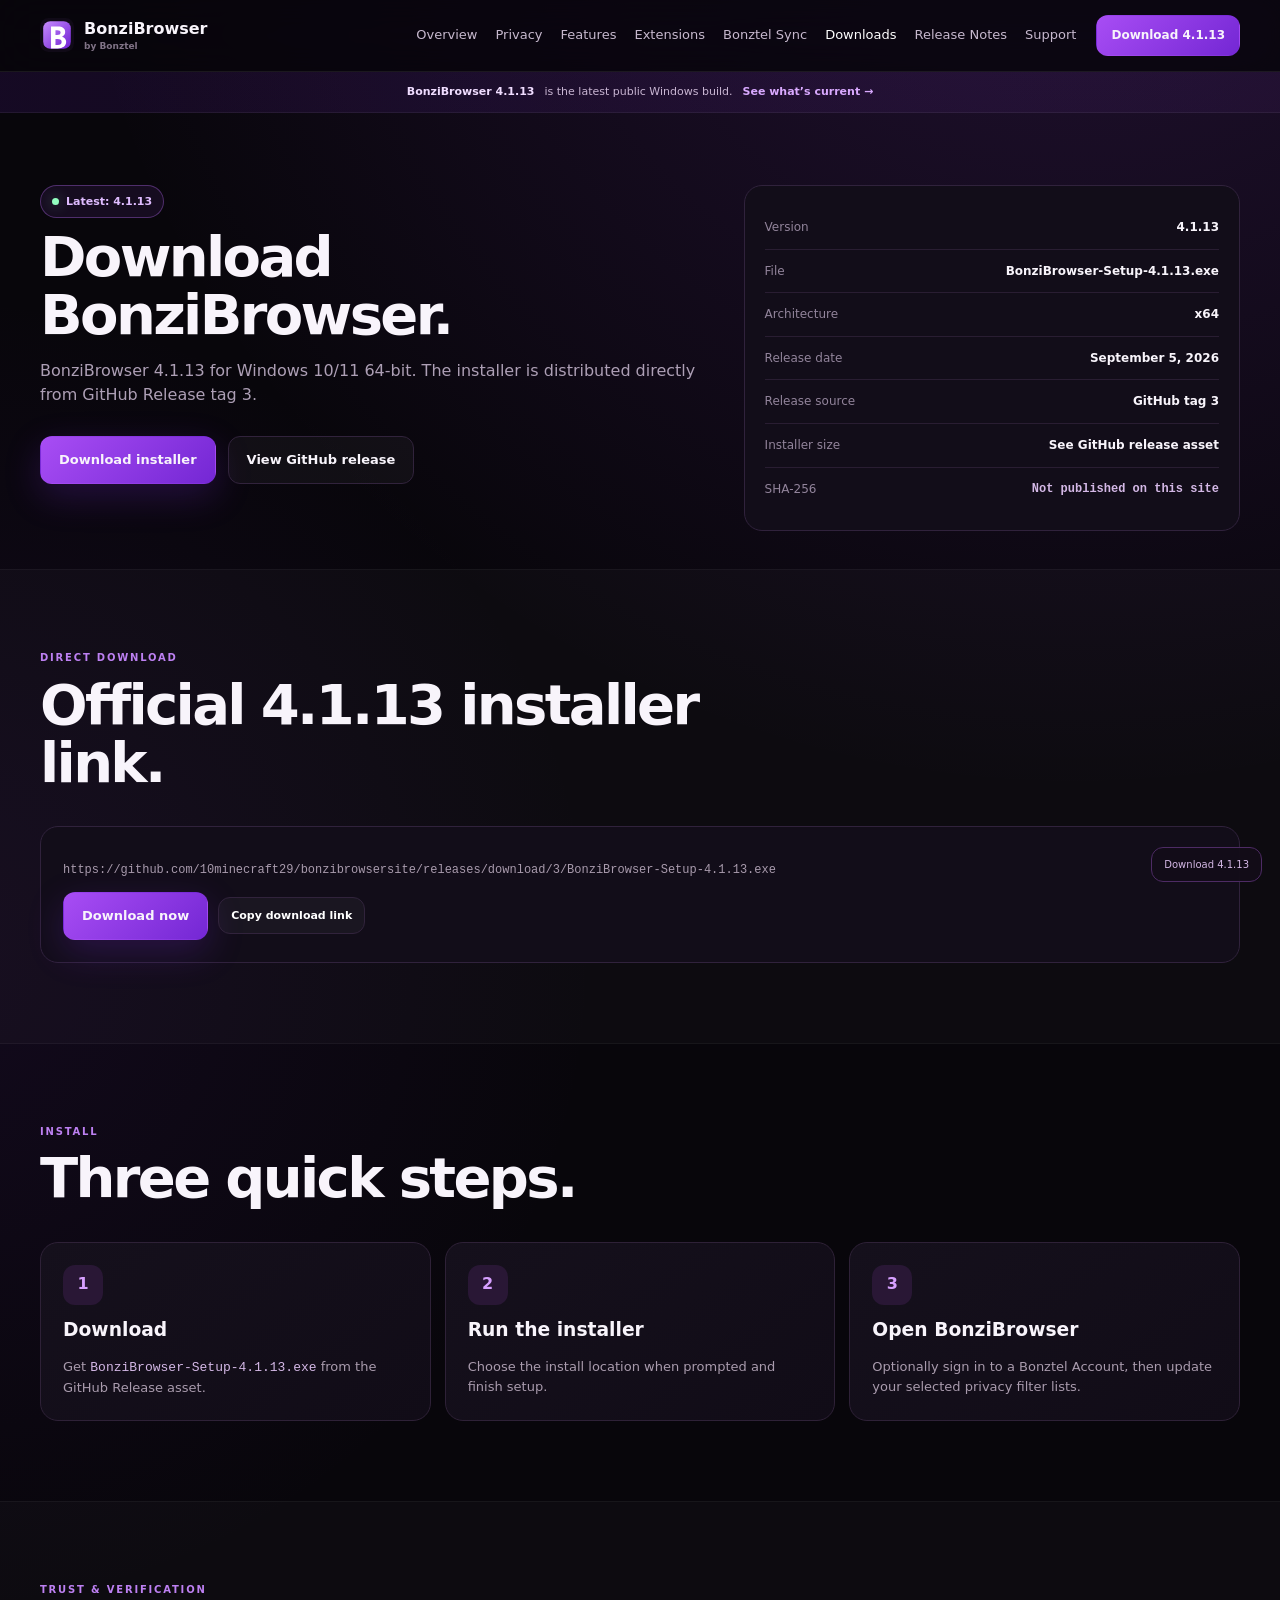
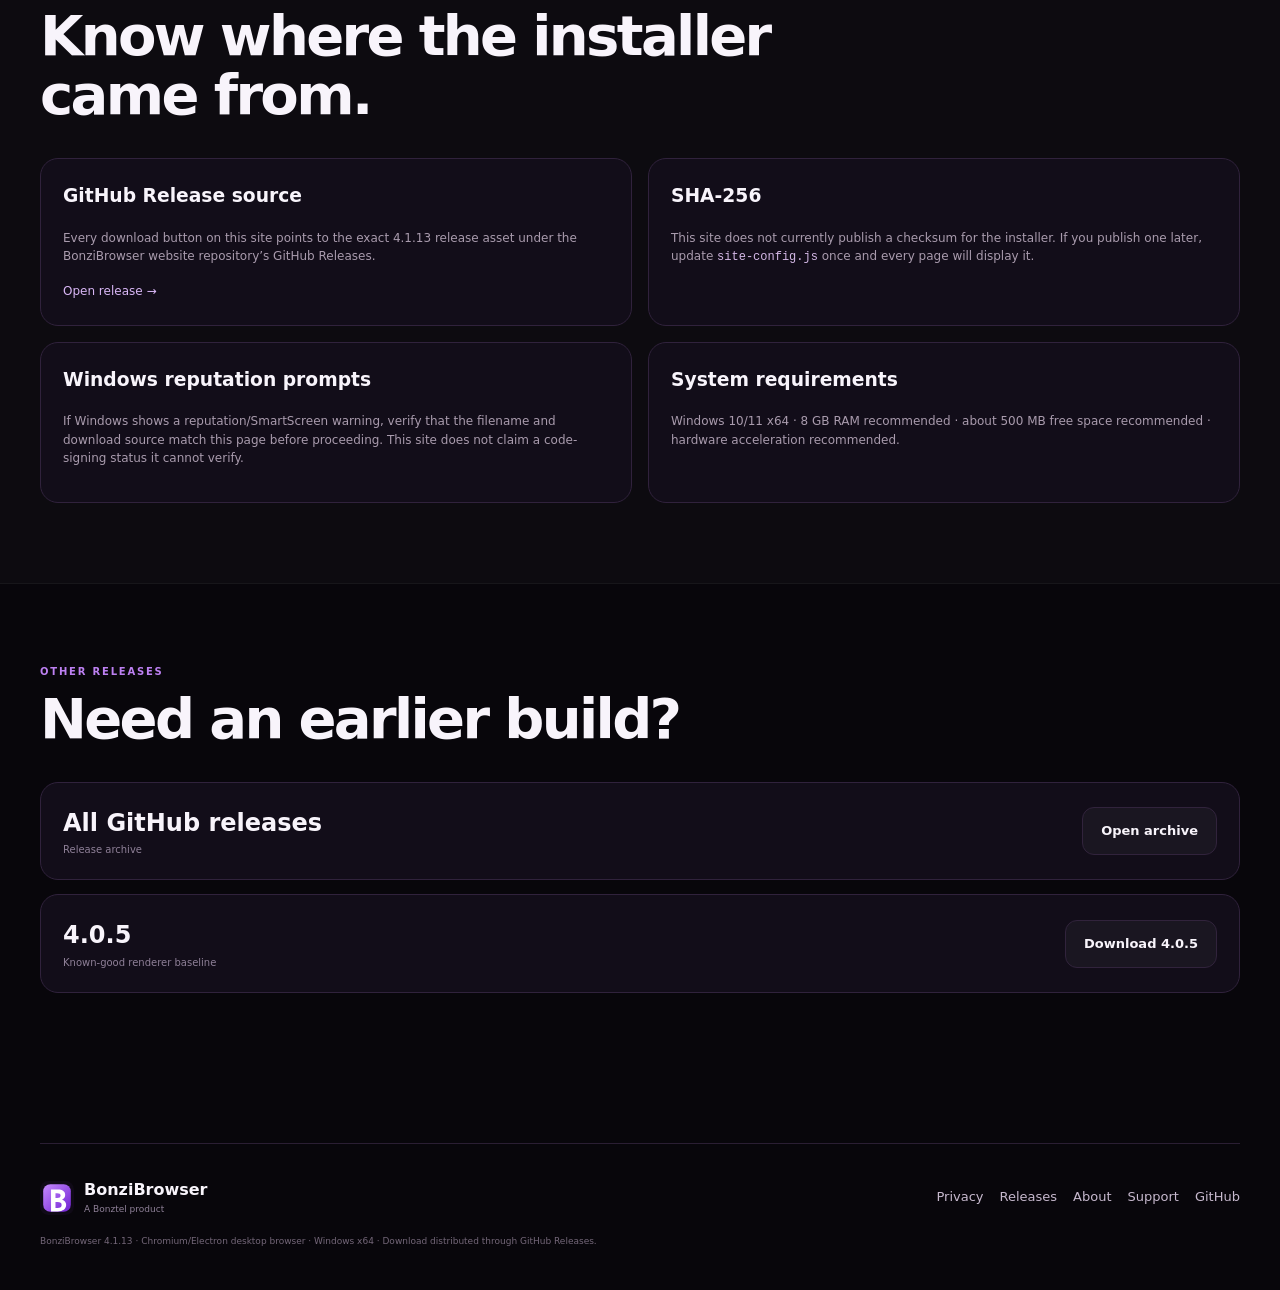
<file: download.html>
<!doctype html><html lang="en"><head><meta charset="utf-8"><meta name="viewport" content="width=device-width,initial-scale=1"><meta name="theme-color" content="#8f3fe9"><meta name="color-scheme" content="dark"><meta name="description" content="Download BonziBrowser 4.1.13 for Windows x64 from the official GitHub Release asset. View installer details, requirements and verification notes."><meta property="og:type" content="website"><meta property="og:title" content="Download BonziBrowser 4.1.13 for Windows"><meta property="og:description" content="Download BonziBrowser 4.1.13 for Windows x64 from the official GitHub Release asset. View installer details, requirements and verification notes."><meta property="og:url" content="https://browser.bonztel.com/download"><meta property="og:image" content="https://browser.bonztel.com/og-bonzibrowser.png"><meta name="twitter:card" content="summary_large_image"><link rel="canonical" href="https://browser.bonztel.com/download"><link rel="icon" href="/bonzibrowser.svg" type="image/svg+xml"><link rel="apple-touch-icon" href="/icon-192.png"><link rel="manifest" href="/manifest.webmanifest"><link rel="stylesheet" href="/styles.css"><script src="/site-config.js"></script><title>Download BonziBrowser 4.1.13 for Windows</title><script type="application/ld+json">{"@context":"https://schema.org","@type":"SoftwareApplication","name":"BonziBrowser","applicationCategory":"WebBrowser","operatingSystem":"Windows 10, Windows 11","softwareVersion":"4.1.13","description":"Chromium/Electron desktop browser from Bonztel with native BonziBlock + BonziShield, Sync and extensions.","downloadUrl":"https://github.com/10minecraft29/bonzibrowsersite/releases/download/3/BonziBrowser-Setup-4.1.13.exe","publisher":{"@type":"Organization","name":"Bonztel"}}</script></head><body><a class="skip-link" href="#main">Skip to content</a><header class="site-header"><a class="brand" href="/"><img src="/bonzibrowser.svg" alt=""><span>BonziBrowser<small>by Bonztel</small></span></a><button class="nav-toggle" aria-label="Open navigation" aria-expanded="false">☰</button><nav class="main-nav" aria-label="Primary"><a href="/#overview">Overview</a><a href="/privacy">Privacy</a><a href="/#features">Features</a><a href="/extensions">Extensions</a><a href="/#sync">Bonztel Sync</a><a href="/download" aria-current="page">Downloads</a><a href="/releases">Release Notes</a><a href="/support">Support</a></nav><a class="header-download js-download" href="https://github.com/10minecraft29/bonzibrowsersite/releases/download/3/BonziBrowser-Setup-4.1.13.exe"><span class="desktop-label">Download 4.1.13</span><span class="mobile-label">Windows download</span></a></header><div class="release-strip"><div class="container"><strong>BonziBrowser 4.1.13</strong><span>is the latest public Windows build.</span><a href="/releases#v4113">See what’s current →</a></div></div>
<main id="main"><section class="page-hero"><div class="container page-grid"><div><div class="version-badge"><i class="dot"></i> Latest: 4.1.13</div><h1>Download BonziBrowser.</h1><p>BonziBrowser 4.1.13 for Windows 10/11 64-bit. The installer is distributed directly from GitHub Release tag 3.</p><div class="actions"><a class="btn primary js-download" href="https://github.com/10minecraft29/bonzibrowsersite/releases/download/3/BonziBrowser-Setup-4.1.13.exe">Download installer</a><a class="btn secondary js-release" href="https://github.com/10minecraft29/bonzibrowsersite/releases/tag/3">View GitHub release</a></div><p class="mobile-download-note">The installer is for Windows PCs, not phones or tablets.</p></div><div class="info-box"><div class="info-row"><span>Version</span><strong data-version>4.1.13</strong></div><div class="info-row"><span>File</span><strong data-installer>BonziBrowser-Setup-4.1.13.exe</strong></div><div class="info-row"><span>Architecture</span><strong>x64</strong></div><div class="info-row"><span>Release date</span><strong data-date>September 5, 2026</strong></div><div class="info-row"><span>Release source</span><strong>GitHub tag 3</strong></div><div class="info-row"><span>Installer size</span><strong data-size>See GitHub release asset</strong></div><div class="info-row"><span>SHA-256</span><strong class="code" data-sha>Not published on this site</strong></div></div></div></section>
<section class="section alt"><div class="container"><div class="section-head"><div class="eyebrow">Direct download</div><h2>Official 4.1.13 installer link.</h2></div><div class="privacy-box"><p class="code">https://github.com/10minecraft29/bonzibrowsersite/releases/download/3/BonziBrowser-Setup-4.1.13.exe</p><div class="copy-row"><a class="btn primary js-download" href="https://github.com/10minecraft29/bonzibrowsersite/releases/download/3/BonziBrowser-Setup-4.1.13.exe">Download now</a><button class="btn secondary small" type="button" data-copy="download">Copy download link</button><span class="copy-feedback" aria-live="polite"></span></div></div></div></section>
<section class="section"><div class="container"><div class="section-head"><div class="eyebrow">Install</div><h2>Three quick steps.</h2></div><div class="cards"><article class="card"><div class="card-icon">1</div><h3>Download</h3><p>Get <span class="code">BonziBrowser-Setup-4.1.13.exe</span> from the GitHub Release asset.</p></article><article class="card"><div class="card-icon">2</div><h3>Run the installer</h3><p>Choose the install location when prompted and finish setup.</p></article><article class="card"><div class="card-icon">3</div><h3>Open BonziBrowser</h3><p>Optionally sign in to a Bonztel Account, then update your selected privacy filter lists.</p></article></div></div></section>
<section class="section alt"><div class="container"><div class="section-head"><div class="eyebrow">Trust & verification</div><h2>Know where the installer came from.</h2></div><div class="privacy-grid"><div class="privacy-box"><h3>GitHub Release source</h3><p>Every download button on this site points to the exact 4.1.13 release asset under the BonziBrowser website repository’s GitHub Releases.</p><a class="text-link js-release" href="https://github.com/10minecraft29/bonzibrowsersite/releases/tag/3">Open release →</a></div><div class="privacy-box"><h3>SHA-256</h3><p>This site does not currently publish a checksum for the installer. If you publish one later, update <span class="code">site-config.js</span> once and every page will display it.</p></div><div class="privacy-box"><h3>Windows reputation prompts</h3><p>If Windows shows a reputation/SmartScreen warning, verify that the filename and download source match this page before proceeding. This site does not claim a code-signing status it cannot verify.</p></div><div class="privacy-box"><h3>System requirements</h3><p>Windows 10/11 x64 · 8 GB RAM recommended · about 500 MB free space recommended · hardware acceleration recommended.</p></div></div></div></section>
<section class="section"><div class="container"><div class="section-head"><div class="eyebrow">Other releases</div><h2>Need an earlier build?</h2></div><div class="release-list"><article class="release-card"><div class="release-top"><div><div class="release-version">All GitHub releases</div><div class="release-date">Release archive</div></div><a class="btn secondary" href="https://github.com/10minecraft29/bonzibrowsersite/releases">Open archive</a></div></article><article class="release-card"><div class="release-top"><div><div class="release-version">4.0.5</div><div class="release-date">Known-good renderer baseline</div></div><a class="btn secondary" href="https://github.com/10minecraft29/bonzibrowsersite/releases/download/1/BonziBrowser-Setup-4.0.5.exe">Download 4.0.5</a></div></article></div></div></section></main><footer class="site-footer"><div class="footer-brand"><img src="/bonzibrowser.svg" alt=""><div><strong>BonziBrowser</strong><span>A Bonztel product</span></div></div><div class="footer-links"><a href="/privacy">Privacy</a><a href="/releases">Releases</a><a href="/about">About</a><a href="/support">Support</a><a class="js-repo" href="https://github.com/10minecraft29/bonzibrowsersite">GitHub</a></div><p>BonziBrowser 4.1.13 · Chromium/Electron desktop browser · Windows x64 · Download distributed through GitHub Releases.</p></footer><a class="sticky-version js-download" href="https://github.com/10minecraft29/bonzibrowsersite/releases/download/3/BonziBrowser-Setup-4.1.13.exe">Download 4.1.13</a><script src="/script.js"></script></body></html>
</file>
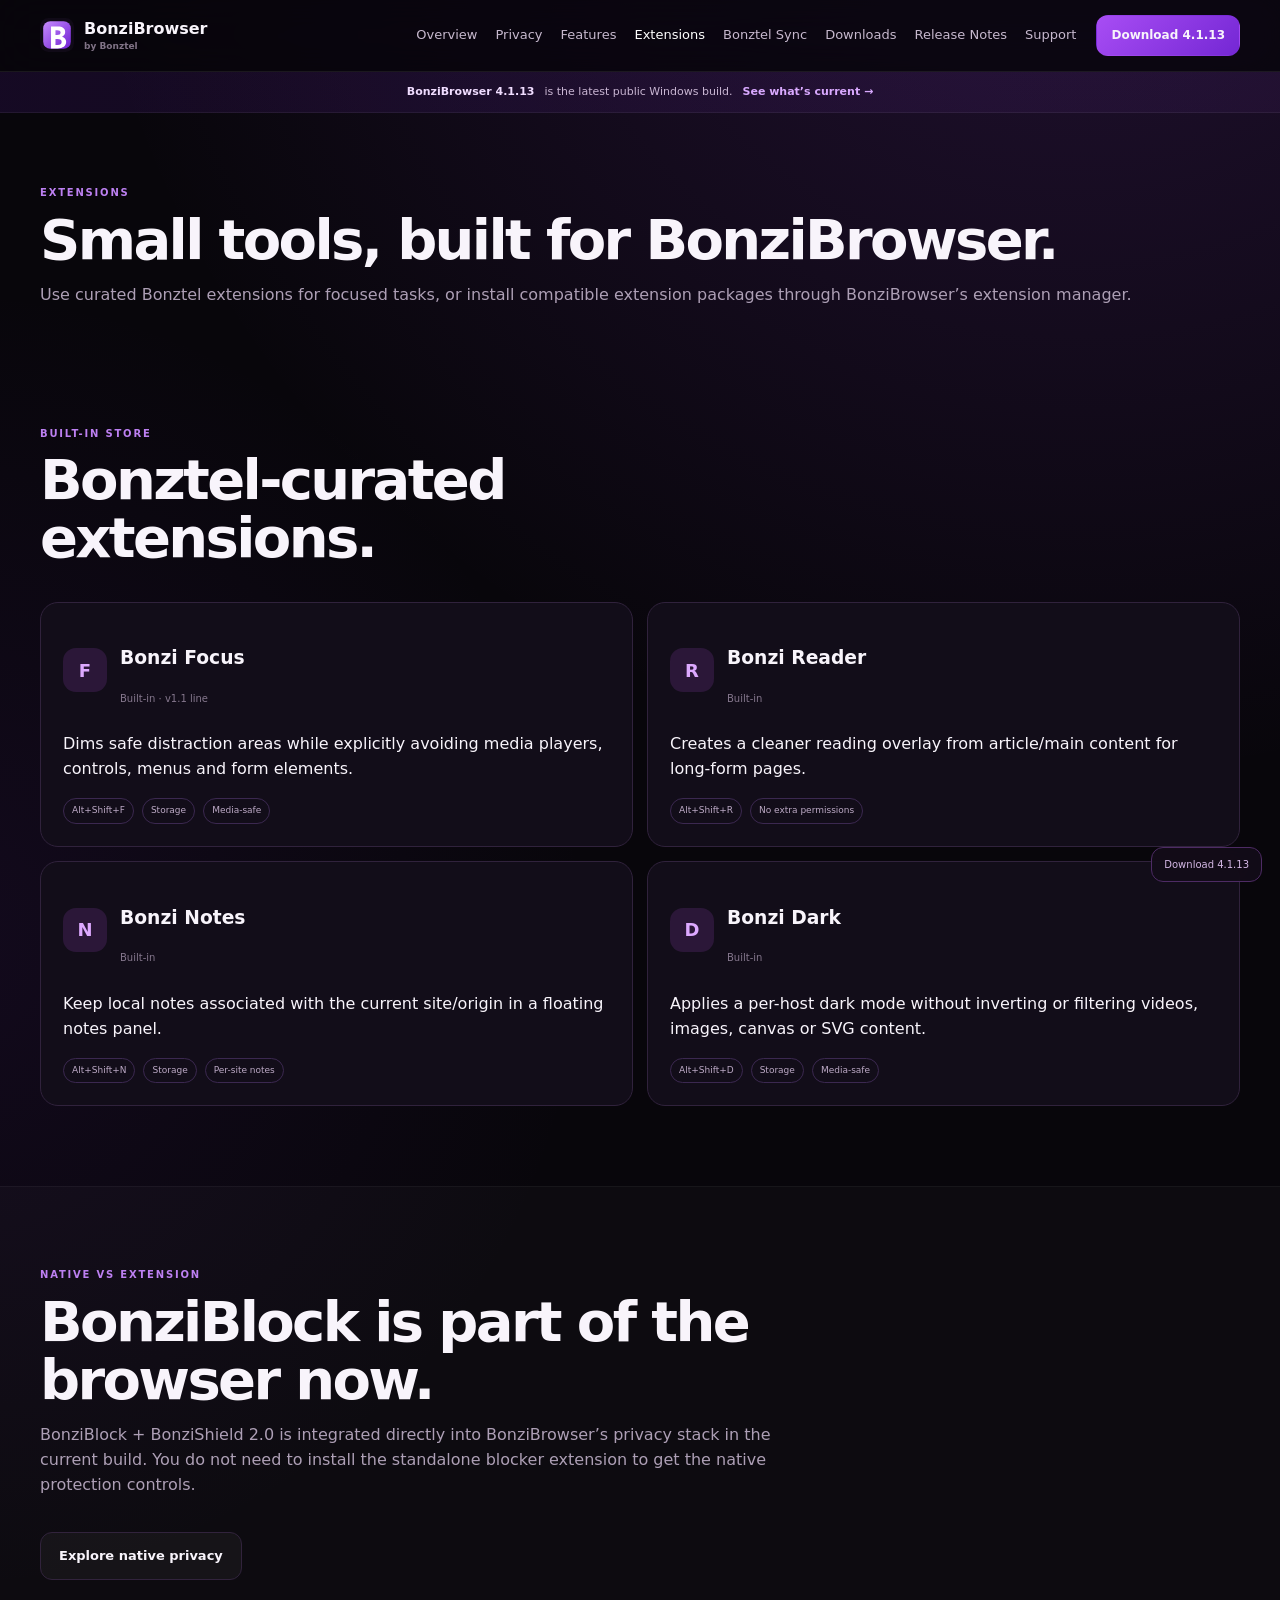
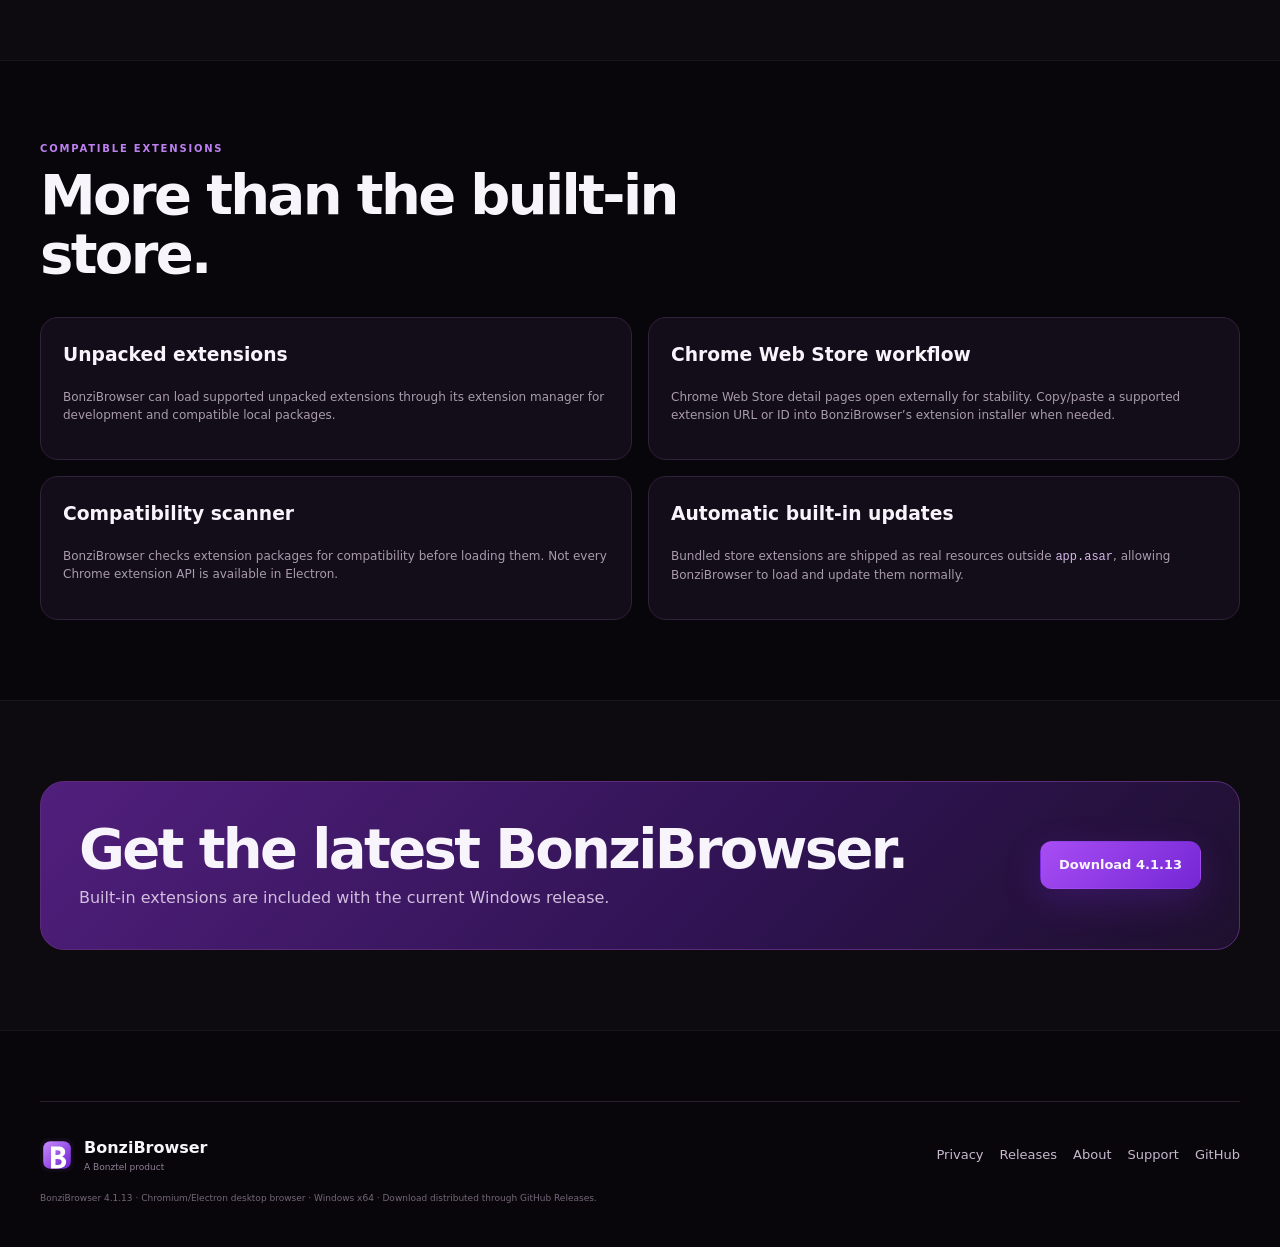
<file: extensions.html>
<!doctype html><html lang="en"><head><meta charset="utf-8"><meta name="viewport" content="width=device-width,initial-scale=1"><meta name="theme-color" content="#8f3fe9"><meta name="color-scheme" content="dark"><meta name="description" content="Explore BonziBrowser built-in extensions including Bonzi Focus, Reader, Notes and Dark, plus supported extension installation workflows."><meta property="og:type" content="website"><meta property="og:title" content="Extensions — BonziBrowser 4.1.13"><meta property="og:description" content="Explore BonziBrowser built-in extensions including Bonzi Focus, Reader, Notes and Dark, plus supported extension installation workflows."><meta property="og:url" content="https://browser.bonztel.com/extensions"><meta property="og:image" content="https://browser.bonztel.com/og-bonzibrowser.png"><meta name="twitter:card" content="summary_large_image"><link rel="canonical" href="https://browser.bonztel.com/extensions"><link rel="icon" href="/bonzibrowser.svg" type="image/svg+xml"><link rel="apple-touch-icon" href="/icon-192.png"><link rel="manifest" href="/manifest.webmanifest"><link rel="stylesheet" href="/styles.css"><script src="/site-config.js"></script><title>Extensions — BonziBrowser 4.1.13</title><script type="application/ld+json">{"@context":"https://schema.org","@type":"SoftwareApplication","name":"BonziBrowser","applicationCategory":"WebBrowser","operatingSystem":"Windows 10, Windows 11","softwareVersion":"4.1.13","description":"Chromium/Electron desktop browser from Bonztel with native BonziBlock + BonziShield, Sync and extensions.","downloadUrl":"https://github.com/10minecraft29/bonzibrowsersite/releases/download/3/BonziBrowser-Setup-4.1.13.exe","publisher":{"@type":"Organization","name":"Bonztel"}}</script></head><body><a class="skip-link" href="#main">Skip to content</a><header class="site-header"><a class="brand" href="/"><img src="/bonzibrowser.svg" alt=""><span>BonziBrowser<small>by Bonztel</small></span></a><button class="nav-toggle" aria-label="Open navigation" aria-expanded="false">☰</button><nav class="main-nav" aria-label="Primary"><a href="/#overview">Overview</a><a href="/privacy">Privacy</a><a href="/#features">Features</a><a href="/extensions" aria-current="page">Extensions</a><a href="/#sync">Bonztel Sync</a><a href="/download">Downloads</a><a href="/releases">Release Notes</a><a href="/support">Support</a></nav><a class="header-download js-download" href="https://github.com/10minecraft29/bonzibrowsersite/releases/download/3/BonziBrowser-Setup-4.1.13.exe"><span class="desktop-label">Download 4.1.13</span><span class="mobile-label">Windows download</span></a></header><div class="release-strip"><div class="container"><strong>BonziBrowser 4.1.13</strong><span>is the latest public Windows build.</span><a href="/releases#v4113">See what’s current →</a></div></div>
<main id="main"><section class="page-hero"><div class="container"><div class="eyebrow">Extensions</div><h1>Small tools, built for BonziBrowser.</h1><p>Use curated Bonztel extensions for focused tasks, or install compatible extension packages through BonziBrowser’s extension manager.</p></div></section><section class="section"><div class="container"><div class="section-head"><div class="eyebrow">Built-in store</div><h2>Bonztel-curated extensions.</h2></div><div class="extension-grid"><article class="ext-card"><div class="ext-head"><div class="ext-icon">F</div><div><h3>Bonzi Focus</h3><p class="legal-note">Built-in · v1.1 line</p></div></div><p>Dims safe distraction areas while explicitly avoiding media players, controls, menus and form elements.</p><div class="ext-meta"><span class="pill">Alt+Shift+F</span><span class="pill">Storage</span><span class="pill">Media-safe</span></div></article><article class="ext-card"><div class="ext-head"><div class="ext-icon">R</div><div><h3>Bonzi Reader</h3><p class="legal-note">Built-in</p></div></div><p>Creates a cleaner reading overlay from article/main content for long-form pages.</p><div class="ext-meta"><span class="pill">Alt+Shift+R</span><span class="pill">No extra permissions</span></div></article><article class="ext-card"><div class="ext-head"><div class="ext-icon">N</div><div><h3>Bonzi Notes</h3><p class="legal-note">Built-in</p></div></div><p>Keep local notes associated with the current site/origin in a floating notes panel.</p><div class="ext-meta"><span class="pill">Alt+Shift+N</span><span class="pill">Storage</span><span class="pill">Per-site notes</span></div></article><article class="ext-card"><div class="ext-head"><div class="ext-icon">D</div><div><h3>Bonzi Dark</h3><p class="legal-note">Built-in</p></div></div><p>Applies a per-host dark mode without inverting or filtering videos, images, canvas or SVG content.</p><div class="ext-meta"><span class="pill">Alt+Shift+D</span><span class="pill">Storage</span><span class="pill">Media-safe</span></div></article></div></div></section>
<section class="section alt"><div class="container"><div class="section-head"><div class="eyebrow">Native vs extension</div><h2>BonziBlock is part of the browser now.</h2><p>BonziBlock + BonziShield 2.0 is integrated directly into BonziBrowser’s privacy stack in the current build. You do not need to install the standalone blocker extension to get the native protection controls.</p></div><div class="actions"><a class="btn secondary" href="/privacy">Explore native privacy</a></div></div></section>
<section class="section"><div class="container"><div class="section-head"><div class="eyebrow">Compatible extensions</div><h2>More than the built-in store.</h2></div><div class="privacy-grid"><div class="privacy-box"><h3>Unpacked extensions</h3><p>BonziBrowser can load supported unpacked extensions through its extension manager for development and compatible local packages.</p></div><div class="privacy-box"><h3>Chrome Web Store workflow</h3><p>Chrome Web Store detail pages open externally for stability. Copy/paste a supported extension URL or ID into BonziBrowser’s extension installer when needed.</p></div><div class="privacy-box"><h3>Compatibility scanner</h3><p>BonziBrowser checks extension packages for compatibility before loading them. Not every Chrome extension API is available in Electron.</p></div><div class="privacy-box"><h3>Automatic built-in updates</h3><p>Bundled store extensions are shipped as real resources outside <span class="code">app.asar</span>, allowing BonziBrowser to load and update them normally.</p></div></div></div></section>
<section class="section alt"><div class="container cta"><div><h2>Get the latest BonziBrowser.</h2><p>Built-in extensions are included with the current Windows release.</p></div><a class="btn primary js-download" href="https://github.com/10minecraft29/bonzibrowsersite/releases/download/3/BonziBrowser-Setup-4.1.13.exe">Download 4.1.13</a></div></section></main><footer class="site-footer"><div class="footer-brand"><img src="/bonzibrowser.svg" alt=""><div><strong>BonziBrowser</strong><span>A Bonztel product</span></div></div><div class="footer-links"><a href="/privacy">Privacy</a><a href="/releases">Releases</a><a href="/about">About</a><a href="/support">Support</a><a class="js-repo" href="https://github.com/10minecraft29/bonzibrowsersite">GitHub</a></div><p>BonziBrowser 4.1.13 · Chromium/Electron desktop browser · Windows x64 · Download distributed through GitHub Releases.</p></footer><a class="sticky-version js-download" href="https://github.com/10minecraft29/bonzibrowsersite/releases/download/3/BonziBrowser-Setup-4.1.13.exe">Download 4.1.13</a><script src="/script.js"></script></body></html>
</file>
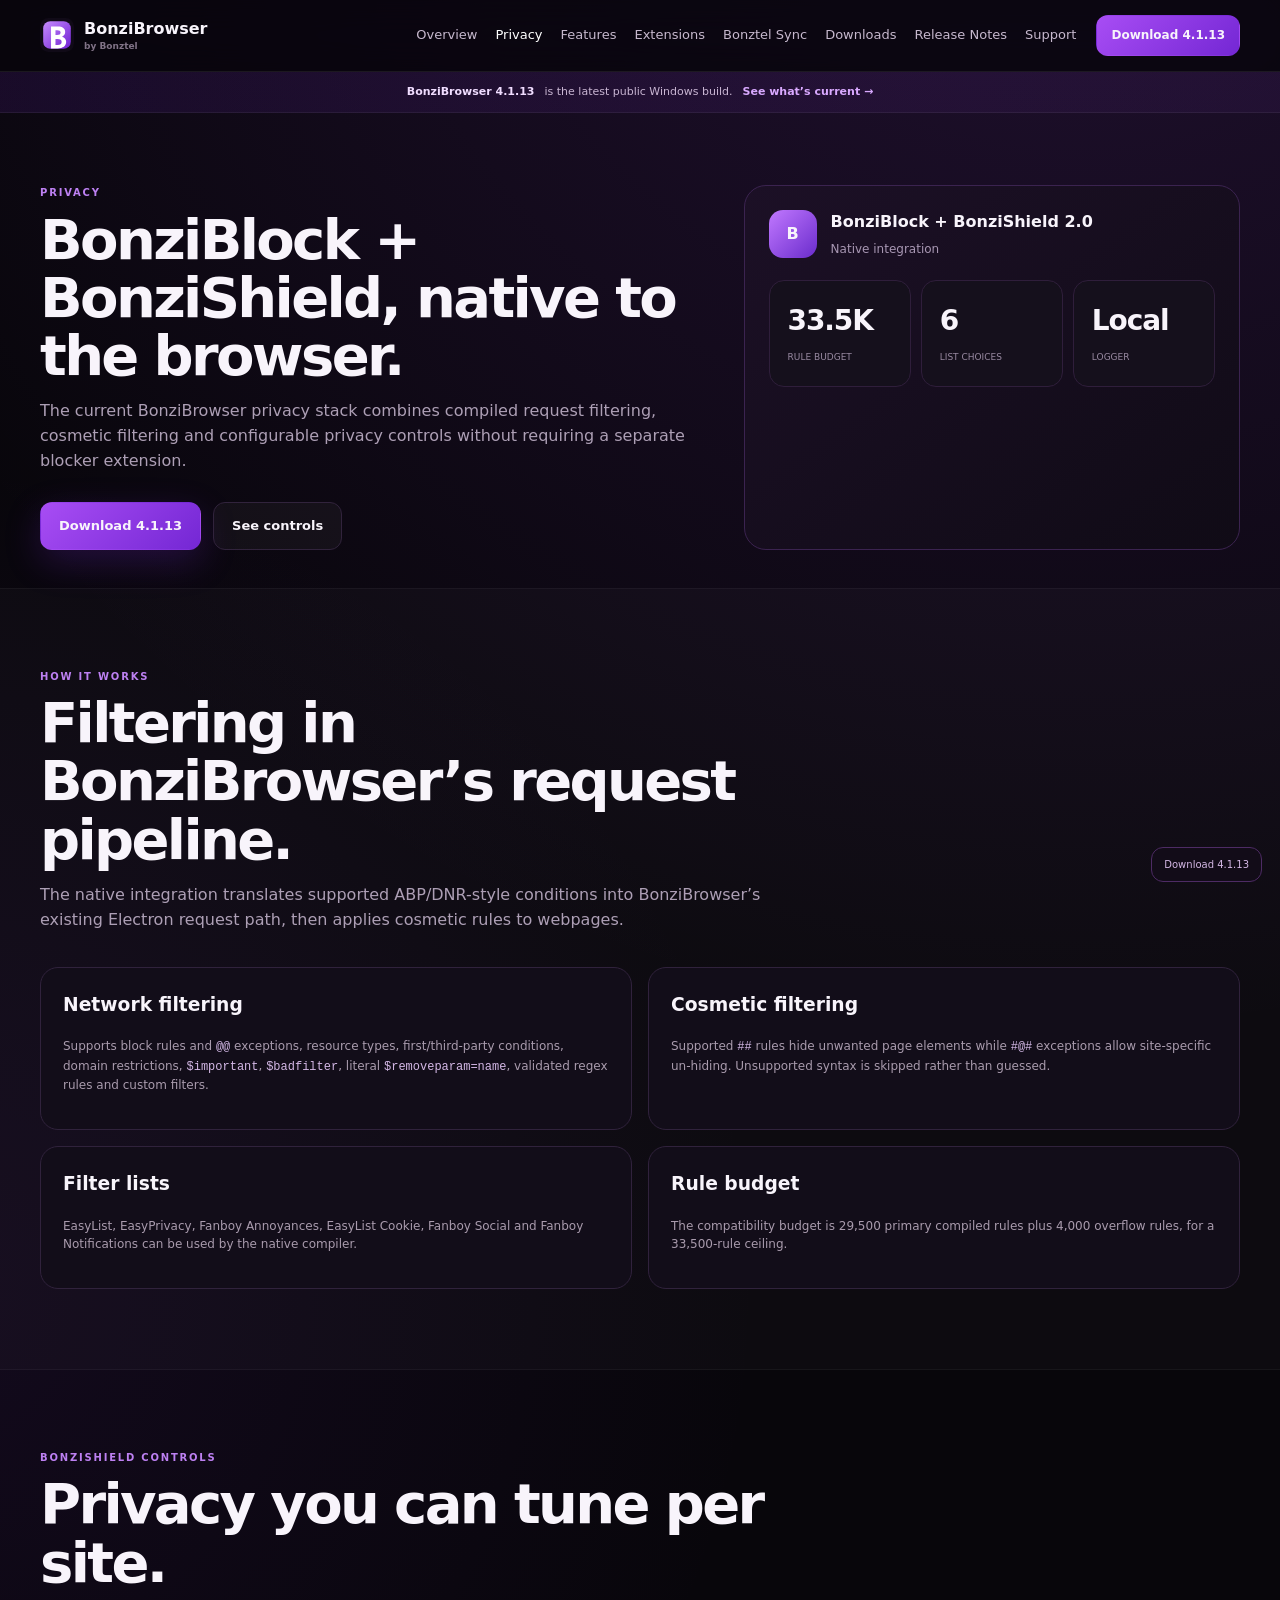
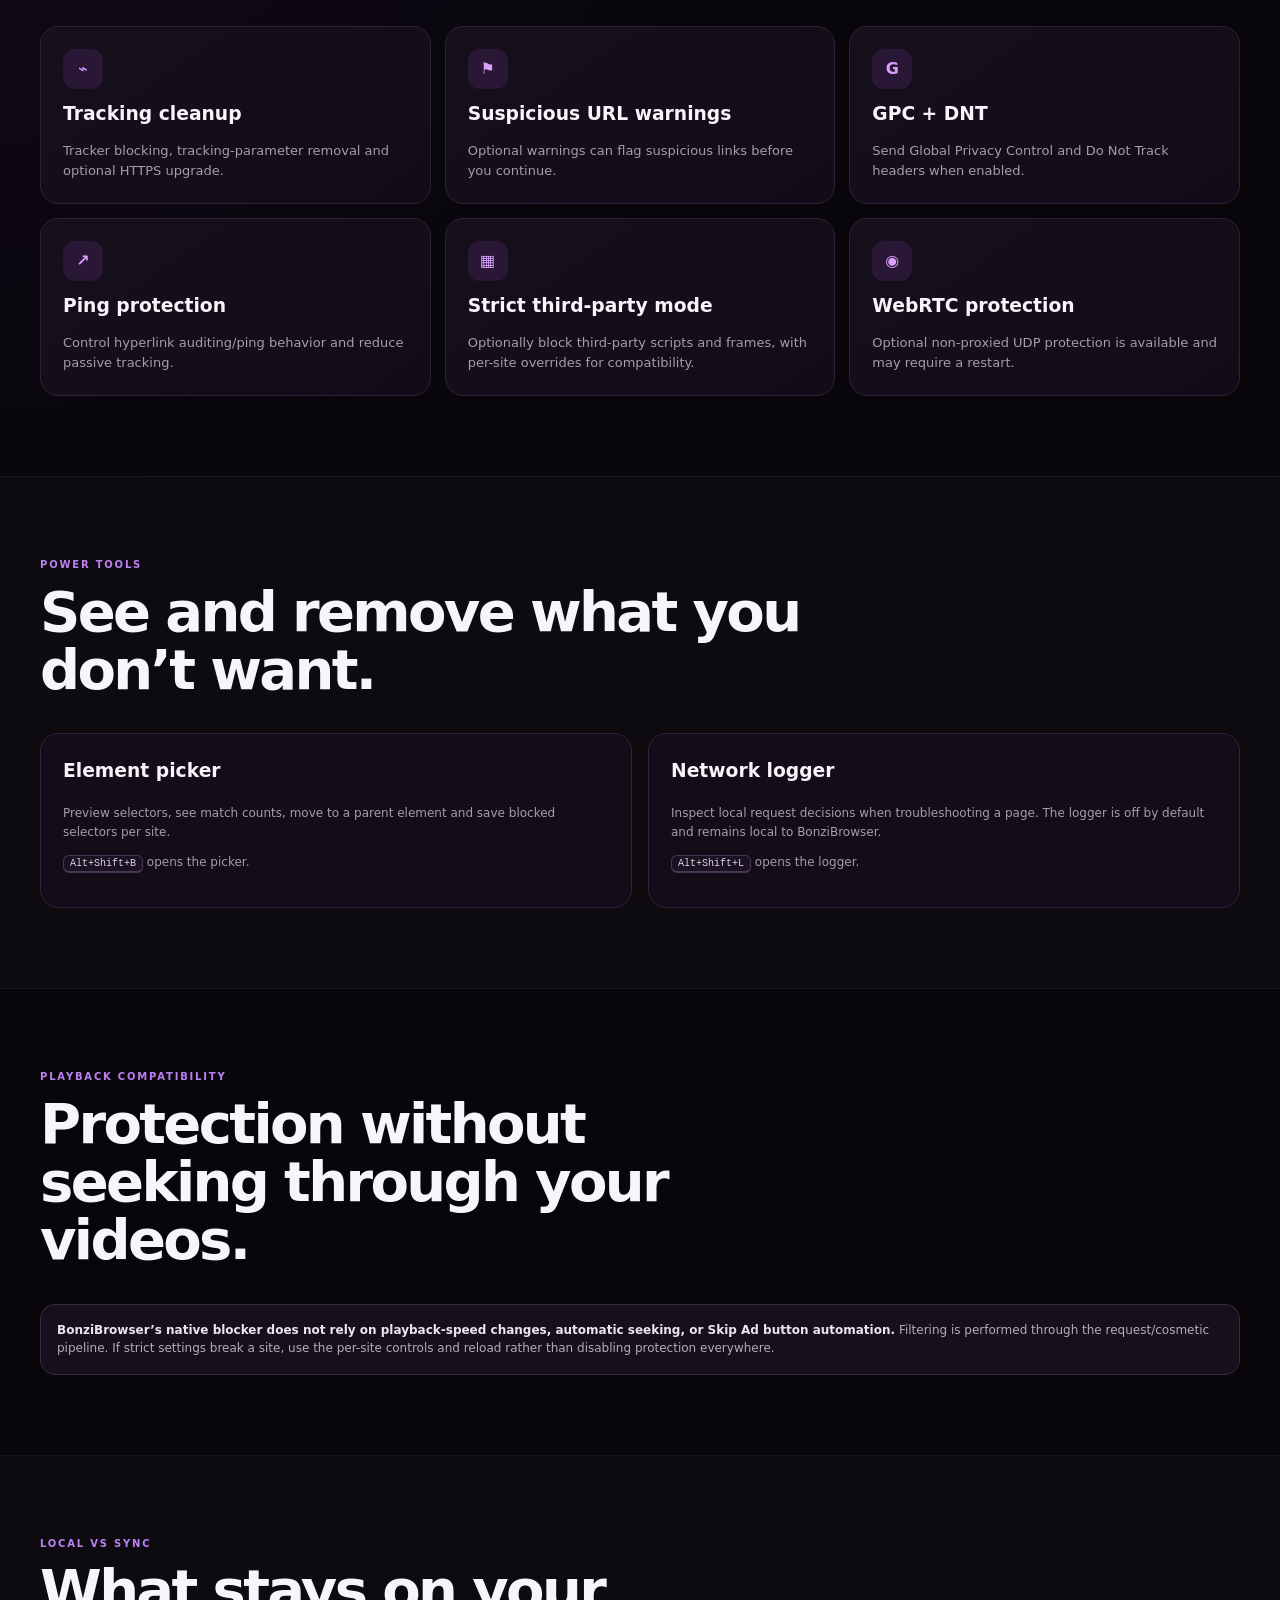
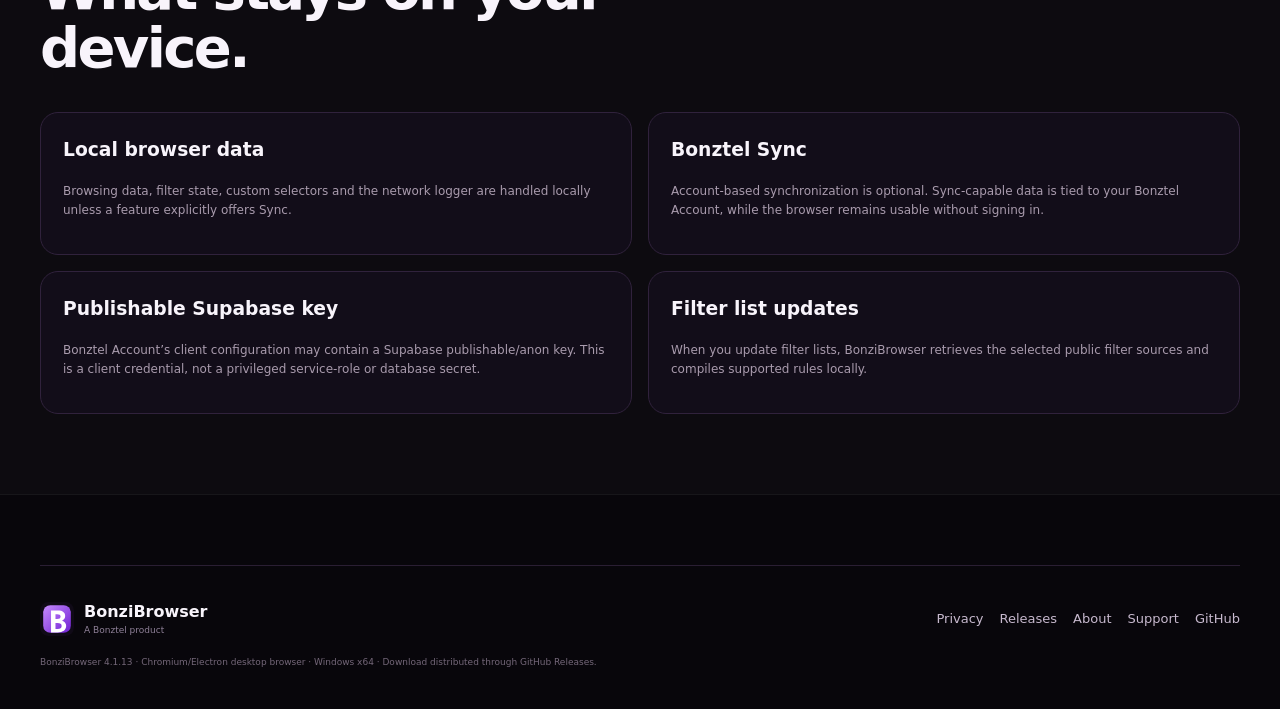
<file: privacy.html>
<!doctype html><html lang="en"><head><meta charset="utf-8"><meta name="viewport" content="width=device-width,initial-scale=1"><meta name="theme-color" content="#8f3fe9"><meta name="color-scheme" content="dark"><meta name="description" content="Learn how native BonziBlock + BonziShield 2.0 works in BonziBrowser, including filter lists, per-site controls and local privacy tools."><meta property="og:type" content="website"><meta property="og:title" content="Privacy — BonziBrowser 4.1.13"><meta property="og:description" content="Learn how native BonziBlock + BonziShield 2.0 works in BonziBrowser, including filter lists, per-site controls and local privacy tools."><meta property="og:url" content="https://browser.bonztel.com/privacy"><meta property="og:image" content="https://browser.bonztel.com/og-bonzibrowser.png"><meta name="twitter:card" content="summary_large_image"><link rel="canonical" href="https://browser.bonztel.com/privacy"><link rel="icon" href="/bonzibrowser.svg" type="image/svg+xml"><link rel="apple-touch-icon" href="/icon-192.png"><link rel="manifest" href="/manifest.webmanifest"><link rel="stylesheet" href="/styles.css"><script src="/site-config.js"></script><title>Privacy — BonziBrowser 4.1.13</title><script type="application/ld+json">{"@context":"https://schema.org","@type":"SoftwareApplication","name":"BonziBrowser","applicationCategory":"WebBrowser","operatingSystem":"Windows 10, Windows 11","softwareVersion":"4.1.13","description":"Chromium/Electron desktop browser from Bonztel with native BonziBlock + BonziShield, Sync and extensions.","downloadUrl":"https://github.com/10minecraft29/bonzibrowsersite/releases/download/3/BonziBrowser-Setup-4.1.13.exe","publisher":{"@type":"Organization","name":"Bonztel"}}</script></head><body><a class="skip-link" href="#main">Skip to content</a><header class="site-header"><a class="brand" href="/"><img src="/bonzibrowser.svg" alt=""><span>BonziBrowser<small>by Bonztel</small></span></a><button class="nav-toggle" aria-label="Open navigation" aria-expanded="false">☰</button><nav class="main-nav" aria-label="Primary"><a href="/#overview">Overview</a><a href="/privacy" aria-current="page">Privacy</a><a href="/#features">Features</a><a href="/extensions">Extensions</a><a href="/#sync">Bonztel Sync</a><a href="/download">Downloads</a><a href="/releases">Release Notes</a><a href="/support">Support</a></nav><a class="header-download js-download" href="https://github.com/10minecraft29/bonzibrowsersite/releases/download/3/BonziBrowser-Setup-4.1.13.exe"><span class="desktop-label">Download 4.1.13</span><span class="mobile-label">Windows download</span></a></header><div class="release-strip"><div class="container"><strong>BonziBrowser 4.1.13</strong><span>is the latest public Windows build.</span><a href="/releases#v4113">See what’s current →</a></div></div>
<main id="main"><section class="page-hero"><div class="container page-grid"><div><div class="eyebrow">Privacy</div><h1>BonziBlock + BonziShield, native to the browser.</h1><p>The current BonziBrowser privacy stack combines compiled request filtering, cosmetic filtering and configurable privacy controls without requiring a separate blocker extension.</p><div class="actions"><a class="btn primary js-download" href="https://github.com/10minecraft29/bonzibrowsersite/releases/download/3/BonziBrowser-Setup-4.1.13.exe">Download 4.1.13</a><a class="btn secondary" href="#controls">See controls</a></div></div><div class="big-shield"><div class="shield-head"><div class="shield-mark">B</div><div><strong>BonziBlock + BonziShield 2.0</strong><div class="mock-sub">Native integration</div></div></div><div class="live-stats"><div class="live-stat"><strong>33.5K</strong><span>RULE BUDGET</span></div><div class="live-stat"><strong>6</strong><span>LIST CHOICES</span></div><div class="live-stat"><strong>Local</strong><span>LOGGER</span></div></div></div></div></section>
<section class="section alt"><div class="container"><div class="section-head"><div class="eyebrow">How it works</div><h2>Filtering in BonziBrowser’s request pipeline.</h2><p>The native integration translates supported ABP/DNR-style conditions into BonziBrowser’s existing Electron request path, then applies cosmetic rules to webpages.</p></div><div class="privacy-grid"><div class="privacy-box"><h3>Network filtering</h3><p>Supports block rules and <span class="code">@@</span> exceptions, resource types, first/third-party conditions, domain restrictions, <span class="code">$important</span>, <span class="code">$badfilter</span>, literal <span class="code">$removeparam=name</span>, validated regex rules and custom filters.</p></div><div class="privacy-box"><h3>Cosmetic filtering</h3><p>Supported <span class="code">##</span> rules hide unwanted page elements while <span class="code">#@#</span> exceptions allow site-specific un-hiding. Unsupported syntax is skipped rather than guessed.</p></div><div class="privacy-box"><h3>Filter lists</h3><p>EasyList, EasyPrivacy, Fanboy Annoyances, EasyList Cookie, Fanboy Social and Fanboy Notifications can be used by the native compiler.</p></div><div class="privacy-box"><h3>Rule budget</h3><p>The compatibility budget is 29,500 primary compiled rules plus 4,000 overflow rules, for a 33,500-rule ceiling.</p></div></div></div></section>
<section class="section" id="controls"><div class="container"><div class="section-head"><div class="eyebrow">BonziShield controls</div><h2>Privacy you can tune per site.</h2></div><div class="cards"><article class="card"><div class="card-icon">⌁</div><h3>Tracking cleanup</h3><p>Tracker blocking, tracking-parameter removal and optional HTTPS upgrade.</p></article><article class="card"><div class="card-icon">⚑</div><h3>Suspicious URL warnings</h3><p>Optional warnings can flag suspicious links before you continue.</p></article><article class="card"><div class="card-icon">G</div><h3>GPC + DNT</h3><p>Send Global Privacy Control and Do Not Track headers when enabled.</p></article><article class="card"><div class="card-icon">↗</div><h3>Ping protection</h3><p>Control hyperlink auditing/ping behavior and reduce passive tracking.</p></article><article class="card"><div class="card-icon">▦</div><h3>Strict third-party mode</h3><p>Optionally block third-party scripts and frames, with per-site overrides for compatibility.</p></article><article class="card"><div class="card-icon">◉</div><h3>WebRTC protection</h3><p>Optional non-proxied UDP protection is available and may require a restart.</p></article></div></div></section>
<section class="section alt"><div class="container"><div class="section-head"><div class="eyebrow">Power tools</div><h2>See and remove what you don’t want.</h2></div><div class="privacy-grid"><div class="privacy-box"><h3>Element picker</h3><p>Preview selectors, see match counts, move to a parent element and save blocked selectors per site.</p><p><span class="kbd">Alt+Shift+B</span> opens the picker.</p></div><div class="privacy-box"><h3>Network logger</h3><p>Inspect local request decisions when troubleshooting a page. The logger is off by default and remains local to BonziBrowser.</p><p><span class="kbd">Alt+Shift+L</span> opens the logger.</p></div></div></div></section>
<section class="section"><div class="container"><div class="section-head"><div class="eyebrow">Playback compatibility</div><h2>Protection without seeking through your videos.</h2></div><div class="notice"><strong>BonziBrowser’s native blocker does not rely on playback-speed changes, automatic seeking, or Skip Ad button automation.</strong> Filtering is performed through the request/cosmetic pipeline. If strict settings break a site, use the per-site controls and reload rather than disabling protection everywhere.</div></div></section>
<section class="section alt"><div class="container"><div class="section-head"><div class="eyebrow">Local vs Sync</div><h2>What stays on your device.</h2></div><div class="privacy-grid"><div class="privacy-box"><h3>Local browser data</h3><p>Browsing data, filter state, custom selectors and the network logger are handled locally unless a feature explicitly offers Sync.</p></div><div class="privacy-box"><h3>Bonztel Sync</h3><p>Account-based synchronization is optional. Sync-capable data is tied to your Bonztel Account, while the browser remains usable without signing in.</p></div><div class="privacy-box"><h3>Publishable Supabase key</h3><p>Bonztel Account’s client configuration may contain a Supabase publishable/anon key. This is a client credential, not a privileged service-role or database secret.</p></div><div class="privacy-box"><h3>Filter list updates</h3><p>When you update filter lists, BonziBrowser retrieves the selected public filter sources and compiles supported rules locally.</p></div></div></div></section></main><footer class="site-footer"><div class="footer-brand"><img src="/bonzibrowser.svg" alt=""><div><strong>BonziBrowser</strong><span>A Bonztel product</span></div></div><div class="footer-links"><a href="/privacy">Privacy</a><a href="/releases">Releases</a><a href="/about">About</a><a href="/support">Support</a><a class="js-repo" href="https://github.com/10minecraft29/bonzibrowsersite">GitHub</a></div><p>BonziBrowser 4.1.13 · Chromium/Electron desktop browser · Windows x64 · Download distributed through GitHub Releases.</p></footer><a class="sticky-version js-download" href="https://github.com/10minecraft29/bonzibrowsersite/releases/download/3/BonziBrowser-Setup-4.1.13.exe">Download 4.1.13</a><script src="/script.js"></script></body></html>
</file>
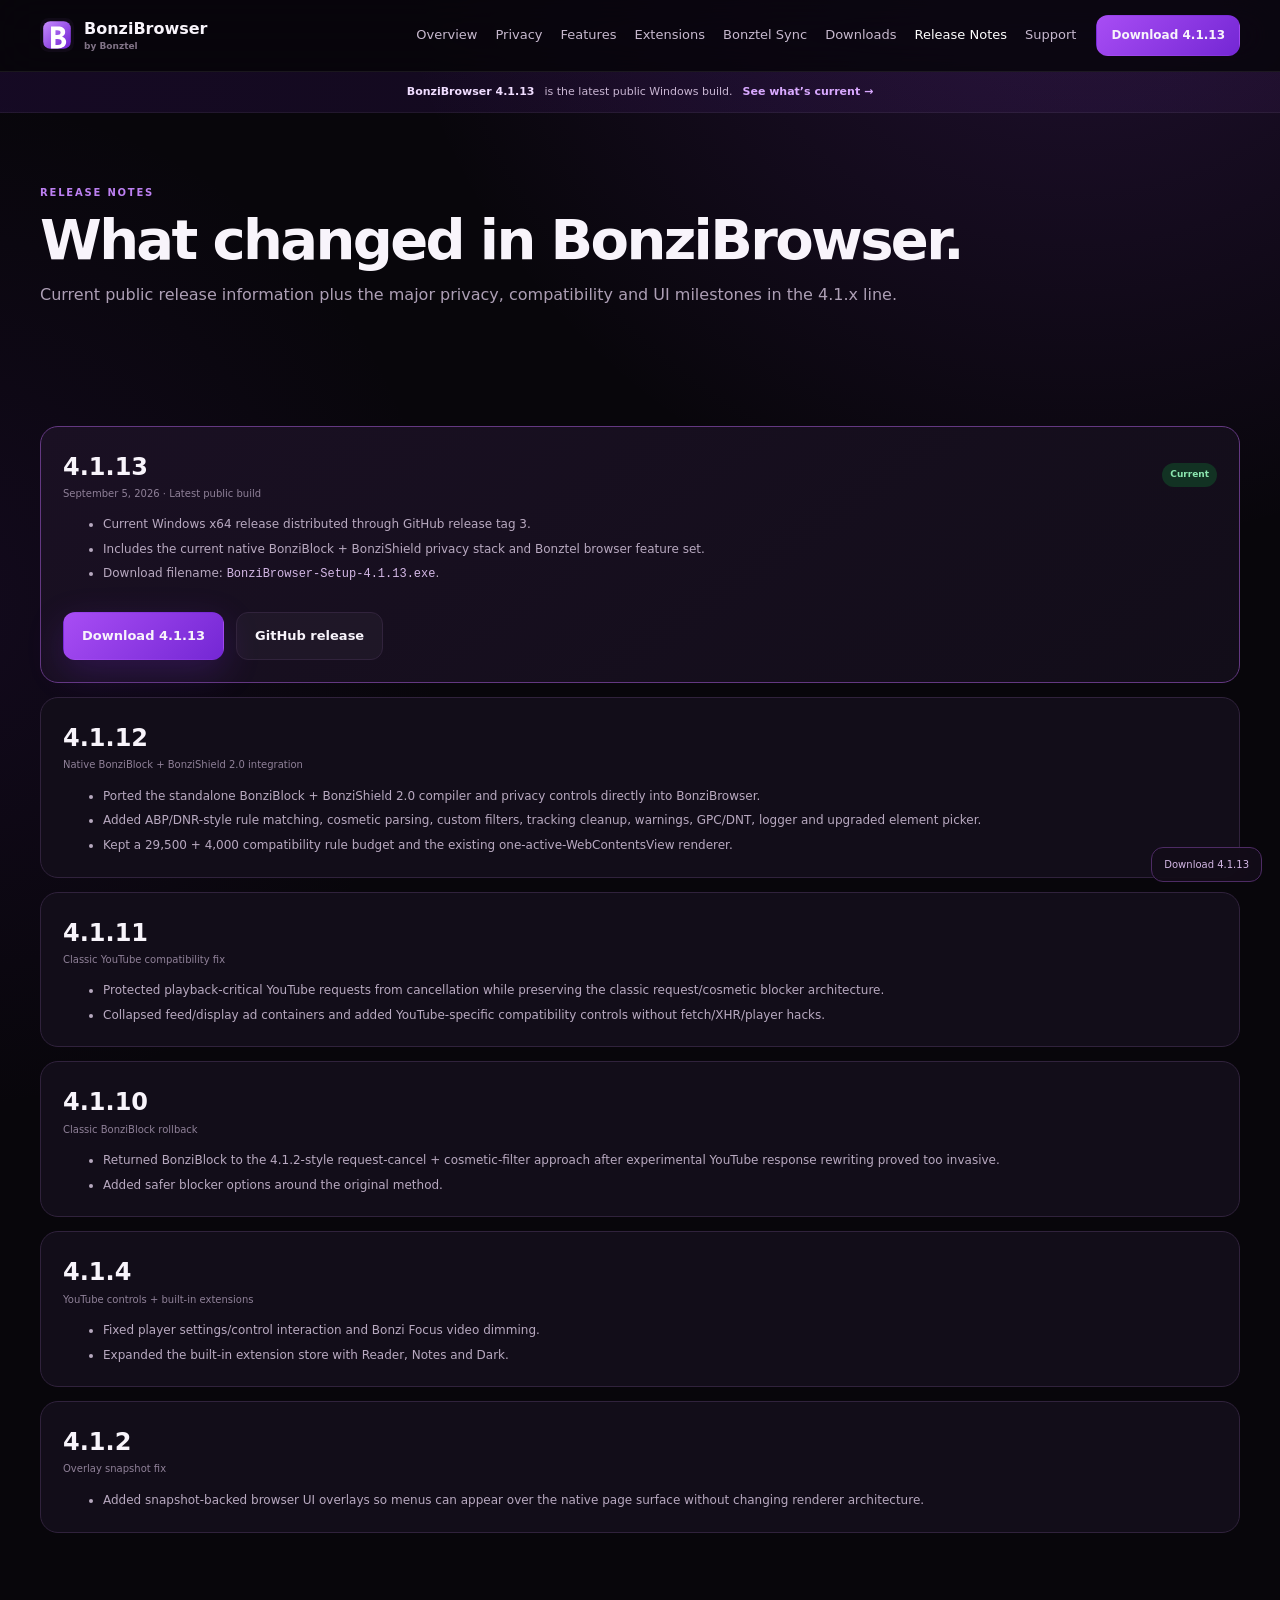
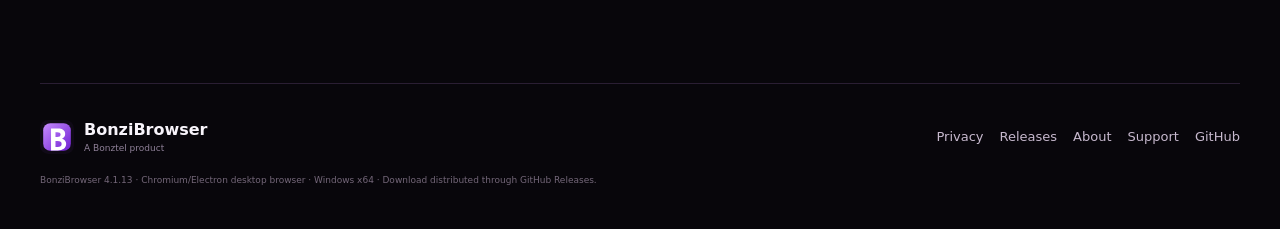
<file: releases.html>
<!doctype html><html lang="en"><head><meta charset="utf-8"><meta name="viewport" content="width=device-width,initial-scale=1"><meta name="theme-color" content="#8f3fe9"><meta name="color-scheme" content="dark"><meta name="description" content="Release history for BonziBrowser 4.1.13 and the 4.1.x line."><meta property="og:type" content="website"><meta property="og:title" content="BonziBrowser Release Notes"><meta property="og:description" content="Release history for BonziBrowser 4.1.13 and the 4.1.x line."><meta property="og:url" content="https://browser.bonztel.com/releases"><meta property="og:image" content="https://browser.bonztel.com/og-bonzibrowser.png"><meta name="twitter:card" content="summary_large_image"><link rel="canonical" href="https://browser.bonztel.com/releases"><link rel="icon" href="/bonzibrowser.svg" type="image/svg+xml"><link rel="apple-touch-icon" href="/icon-192.png"><link rel="manifest" href="/manifest.webmanifest"><link rel="stylesheet" href="/styles.css"><script src="/site-config.js"></script><title>BonziBrowser Release Notes</title><script type="application/ld+json">{"@context":"https://schema.org","@type":"SoftwareApplication","name":"BonziBrowser","applicationCategory":"WebBrowser","operatingSystem":"Windows 10, Windows 11","softwareVersion":"4.1.13","description":"Chromium/Electron desktop browser from Bonztel with native BonziBlock + BonziShield, Sync and extensions.","downloadUrl":"https://github.com/10minecraft29/bonzibrowsersite/releases/download/3/BonziBrowser-Setup-4.1.13.exe","publisher":{"@type":"Organization","name":"Bonztel"}}</script></head><body><a class="skip-link" href="#main">Skip to content</a><header class="site-header"><a class="brand" href="/"><img src="/bonzibrowser.svg" alt=""><span>BonziBrowser<small>by Bonztel</small></span></a><button class="nav-toggle" aria-label="Open navigation" aria-expanded="false">☰</button><nav class="main-nav" aria-label="Primary"><a href="/#overview">Overview</a><a href="/privacy">Privacy</a><a href="/#features">Features</a><a href="/extensions">Extensions</a><a href="/#sync">Bonztel Sync</a><a href="/download">Downloads</a><a href="/releases" aria-current="page">Release Notes</a><a href="/support">Support</a></nav><a class="header-download js-download" href="https://github.com/10minecraft29/bonzibrowsersite/releases/download/3/BonziBrowser-Setup-4.1.13.exe"><span class="desktop-label">Download 4.1.13</span><span class="mobile-label">Windows download</span></a></header><div class="release-strip"><div class="container"><strong>BonziBrowser 4.1.13</strong><span>is the latest public Windows build.</span><a href="/releases#v4113">See what’s current →</a></div></div>
<main id="main"><section class="page-hero"><div class="container"><div class="eyebrow">Release notes</div><h1>What changed in BonziBrowser.</h1><p>Current public release information plus the major privacy, compatibility and UI milestones in the 4.1.x line.</p></div></section><section class="section"><div class="container release-list"><article class="release-card current" id="v4113"><div class="release-top"><div><div class="release-version">4.1.13</div><div class="release-date">September 5, 2026 · Latest public build</div></div><span class="status-badge good">Current</span></div><ul><li>Current Windows x64 release distributed through GitHub release tag 3.</li><li>Includes the current native BonziBlock + BonziShield privacy stack and Bonztel browser feature set.</li><li>Download filename: <span class="code">BonziBrowser-Setup-4.1.13.exe</span>.</li></ul><div class="actions"><a class="btn primary js-download" href="https://github.com/10minecraft29/bonzibrowsersite/releases/download/3/BonziBrowser-Setup-4.1.13.exe">Download 4.1.13</a><a class="btn secondary js-release" href="https://github.com/10minecraft29/bonzibrowsersite/releases/tag/3">GitHub release</a></div></article>
<article class="release-card"><div class="release-top"><div><div class="release-version">4.1.12</div><div class="release-date">Native BonziBlock + BonziShield 2.0 integration</div></div></div><ul><li>Ported the standalone BonziBlock + BonziShield 2.0 compiler and privacy controls directly into BonziBrowser.</li><li>Added ABP/DNR-style rule matching, cosmetic parsing, custom filters, tracking cleanup, warnings, GPC/DNT, logger and upgraded element picker.</li><li>Kept a 29,500 + 4,000 compatibility rule budget and the existing one-active-WebContentsView renderer.</li></ul></article>
<article class="release-card"><div class="release-top"><div><div class="release-version">4.1.11</div><div class="release-date">Classic YouTube compatibility fix</div></div></div><ul><li>Protected playback-critical YouTube requests from cancellation while preserving the classic request/cosmetic blocker architecture.</li><li>Collapsed feed/display ad containers and added YouTube-specific compatibility controls without fetch/XHR/player hacks.</li></ul></article>
<article class="release-card"><div class="release-top"><div><div class="release-version">4.1.10</div><div class="release-date">Classic BonziBlock rollback</div></div></div><ul><li>Returned BonziBlock to the 4.1.2-style request-cancel + cosmetic-filter approach after experimental YouTube response rewriting proved too invasive.</li><li>Added safer blocker options around the original method.</li></ul></article>
<article class="release-card"><div class="release-top"><div><div class="release-version">4.1.4</div><div class="release-date">YouTube controls + built-in extensions</div></div></div><ul><li>Fixed player settings/control interaction and Bonzi Focus video dimming.</li><li>Expanded the built-in extension store with Reader, Notes and Dark.</li></ul></article>
<article class="release-card"><div class="release-top"><div><div class="release-version">4.1.2</div><div class="release-date">Overlay snapshot fix</div></div></div><ul><li>Added snapshot-backed browser UI overlays so menus can appear over the native page surface without changing renderer architecture.</li></ul></article></div></section></main><footer class="site-footer"><div class="footer-brand"><img src="/bonzibrowser.svg" alt=""><div><strong>BonziBrowser</strong><span>A Bonztel product</span></div></div><div class="footer-links"><a href="/privacy">Privacy</a><a href="/releases">Releases</a><a href="/about">About</a><a href="/support">Support</a><a class="js-repo" href="https://github.com/10minecraft29/bonzibrowsersite">GitHub</a></div><p>BonziBrowser 4.1.13 · Chromium/Electron desktop browser · Windows x64 · Download distributed through GitHub Releases.</p></footer><a class="sticky-version js-download" href="https://github.com/10minecraft29/bonzibrowsersite/releases/download/3/BonziBrowser-Setup-4.1.13.exe">Download 4.1.13</a><script src="/script.js"></script></body></html>
</file>
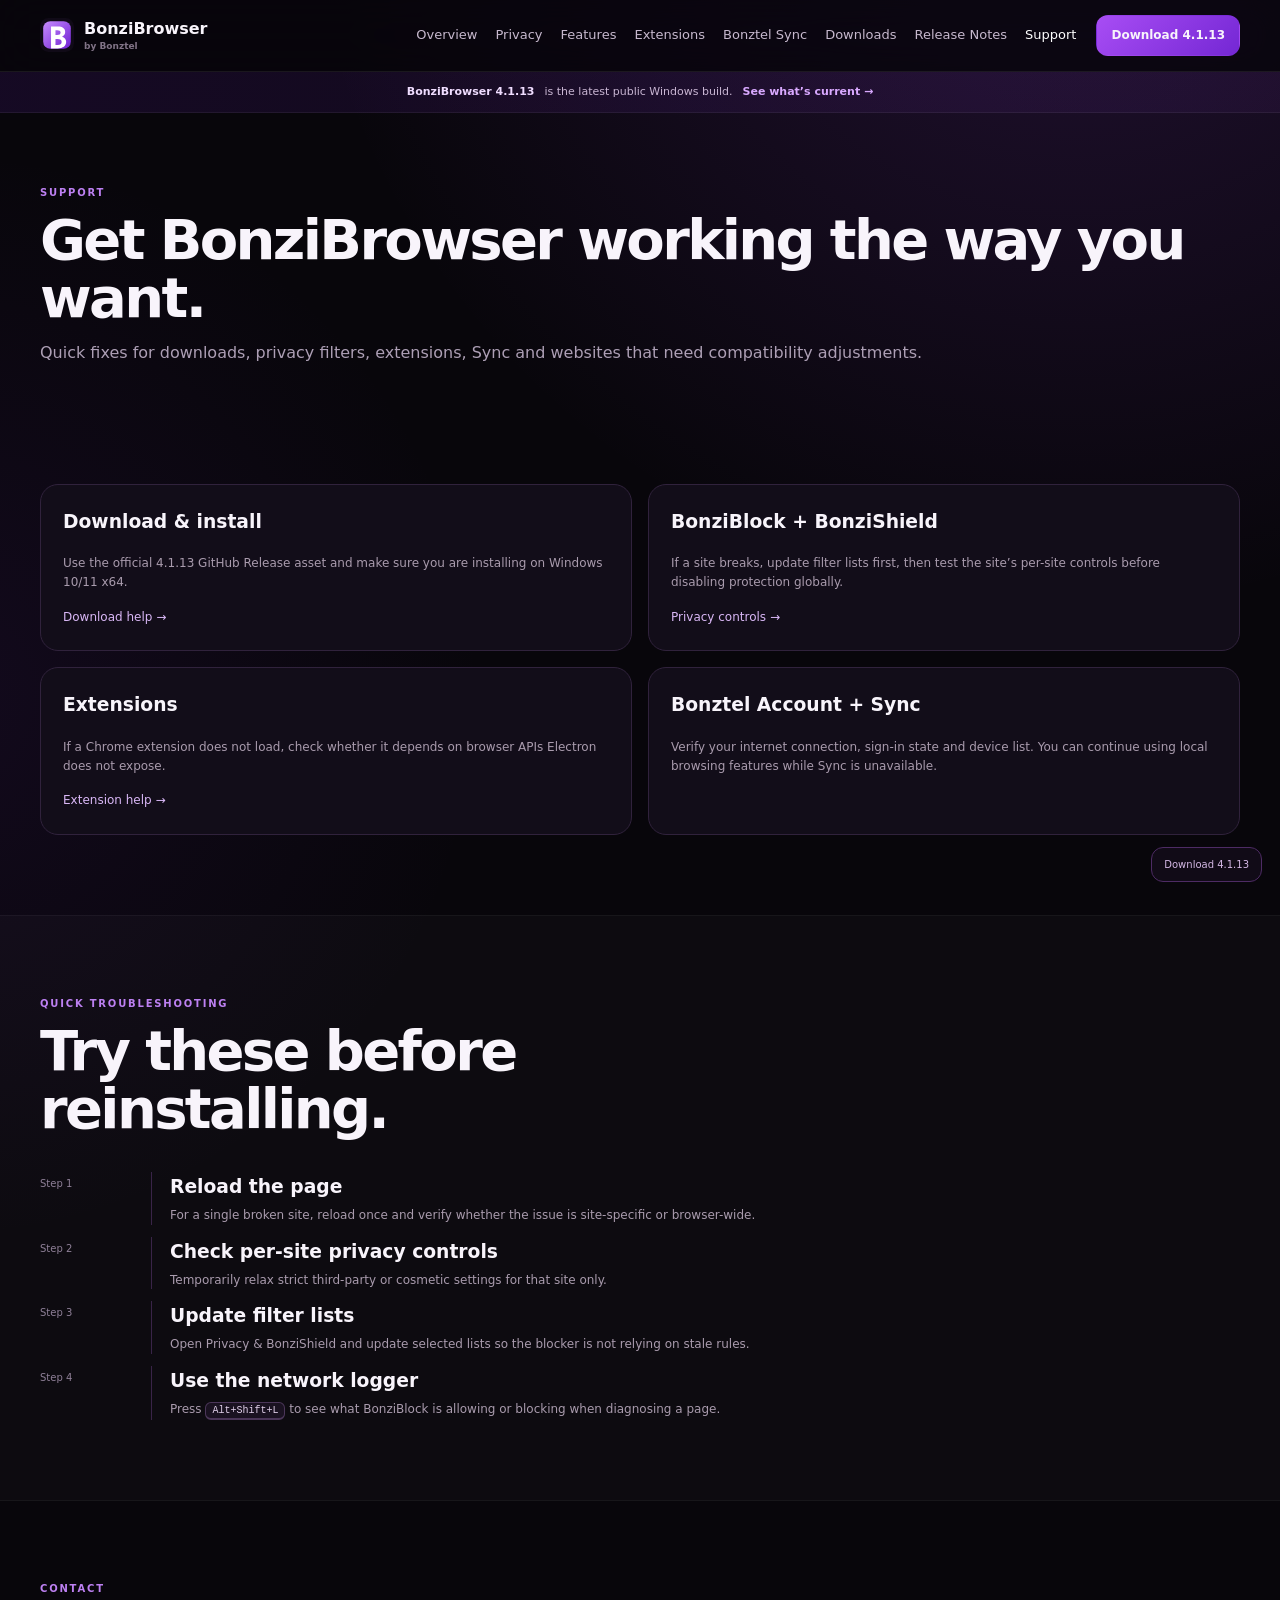
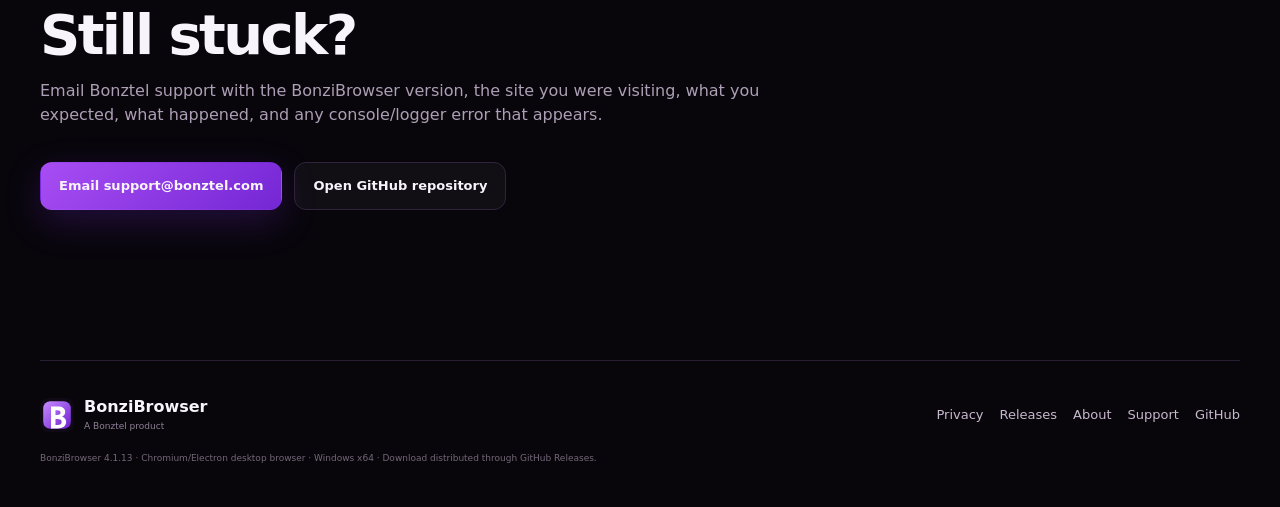
<file: support.html>
<!doctype html><html lang="en"><head><meta charset="utf-8"><meta name="viewport" content="width=device-width,initial-scale=1"><meta name="theme-color" content="#8f3fe9"><meta name="color-scheme" content="dark"><meta name="description" content="Get help with BonziBrowser downloads, privacy filters, extensions, Sync and site compatibility."><meta property="og:type" content="website"><meta property="og:title" content="Support — BonziBrowser"><meta property="og:description" content="Get help with BonziBrowser downloads, privacy filters, extensions, Sync and site compatibility."><meta property="og:url" content="https://browser.bonztel.com/support"><meta property="og:image" content="https://browser.bonztel.com/og-bonzibrowser.png"><meta name="twitter:card" content="summary_large_image"><link rel="canonical" href="https://browser.bonztel.com/support"><link rel="icon" href="/bonzibrowser.svg" type="image/svg+xml"><link rel="apple-touch-icon" href="/icon-192.png"><link rel="manifest" href="/manifest.webmanifest"><link rel="stylesheet" href="/styles.css"><script src="/site-config.js"></script><title>Support — BonziBrowser</title><script type="application/ld+json">{"@context":"https://schema.org","@type":"SoftwareApplication","name":"BonziBrowser","applicationCategory":"WebBrowser","operatingSystem":"Windows 10, Windows 11","softwareVersion":"4.1.13","description":"Chromium/Electron desktop browser from Bonztel with native BonziBlock + BonziShield, Sync and extensions.","downloadUrl":"https://github.com/10minecraft29/bonzibrowsersite/releases/download/3/BonziBrowser-Setup-4.1.13.exe","publisher":{"@type":"Organization","name":"Bonztel"}}</script></head><body><a class="skip-link" href="#main">Skip to content</a><header class="site-header"><a class="brand" href="/"><img src="/bonzibrowser.svg" alt=""><span>BonziBrowser<small>by Bonztel</small></span></a><button class="nav-toggle" aria-label="Open navigation" aria-expanded="false">☰</button><nav class="main-nav" aria-label="Primary"><a href="/#overview">Overview</a><a href="/privacy">Privacy</a><a href="/#features">Features</a><a href="/extensions">Extensions</a><a href="/#sync">Bonztel Sync</a><a href="/download">Downloads</a><a href="/releases">Release Notes</a><a href="/support" aria-current="page">Support</a></nav><a class="header-download js-download" href="https://github.com/10minecraft29/bonzibrowsersite/releases/download/3/BonziBrowser-Setup-4.1.13.exe"><span class="desktop-label">Download 4.1.13</span><span class="mobile-label">Windows download</span></a></header><div class="release-strip"><div class="container"><strong>BonziBrowser 4.1.13</strong><span>is the latest public Windows build.</span><a href="/releases#v4113">See what’s current →</a></div></div>
<main id="main"><section class="page-hero"><div class="container"><div class="eyebrow">Support</div><h1>Get BonziBrowser working the way you want.</h1><p>Quick fixes for downloads, privacy filters, extensions, Sync and websites that need compatibility adjustments.</p></div></section><section class="section"><div class="container"><div class="support-grid"><div class="privacy-box"><h3>Download & install</h3><p>Use the official 4.1.13 GitHub Release asset and make sure you are installing on Windows 10/11 x64.</p><a class="text-link" href="/download">Download help →</a></div><div class="privacy-box"><h3>BonziBlock + BonziShield</h3><p>If a site breaks, update filter lists first, then test the site’s per-site controls before disabling protection globally.</p><a class="text-link" href="/privacy">Privacy controls →</a></div><div class="privacy-box"><h3>Extensions</h3><p>If a Chrome extension does not load, check whether it depends on browser APIs Electron does not expose.</p><a class="text-link" href="/extensions">Extension help →</a></div><div class="privacy-box"><h3>Bonztel Account + Sync</h3><p>Verify your internet connection, sign-in state and device list. You can continue using local browsing features while Sync is unavailable.</p></div></div></div></section>
<section class="section alt"><div class="container"><div class="section-head"><div class="eyebrow">Quick troubleshooting</div><h2>Try these before reinstalling.</h2></div><div class="timeline"><div class="timeline-item"><div class="timeline-date">Step 1</div><div class="timeline-content"><h3>Reload the page</h3><p>For a single broken site, reload once and verify whether the issue is site-specific or browser-wide.</p></div></div><div class="timeline-item"><div class="timeline-date">Step 2</div><div class="timeline-content"><h3>Check per-site privacy controls</h3><p>Temporarily relax strict third-party or cosmetic settings for that site only.</p></div></div><div class="timeline-item"><div class="timeline-date">Step 3</div><div class="timeline-content"><h3>Update filter lists</h3><p>Open Privacy &amp; BonziShield and update selected lists so the blocker is not relying on stale rules.</p></div></div><div class="timeline-item"><div class="timeline-date">Step 4</div><div class="timeline-content"><h3>Use the network logger</h3><p>Press <span class="kbd">Alt+Shift+L</span> to see what BonziBlock is allowing or blocking when diagnosing a page.</p></div></div></div></div></section>
<section class="section"><div class="container"><div class="section-head"><div class="eyebrow">Contact</div><h2>Still stuck?</h2><p>Email Bonztel support with the BonziBrowser version, the site you were visiting, what you expected, what happened, and any console/logger error that appears.</p></div><div class="actions"><a class="btn primary" href="mailto:support@bonztel.com?subject=BonziBrowser%204.1.13%20Support">Email support@bonztel.com</a><a class="btn secondary js-repo" href="https://github.com/10minecraft29/bonzibrowsersite">Open GitHub repository</a></div></div></section></main><footer class="site-footer"><div class="footer-brand"><img src="/bonzibrowser.svg" alt=""><div><strong>BonziBrowser</strong><span>A Bonztel product</span></div></div><div class="footer-links"><a href="/privacy">Privacy</a><a href="/releases">Releases</a><a href="/about">About</a><a href="/support">Support</a><a class="js-repo" href="https://github.com/10minecraft29/bonzibrowsersite">GitHub</a></div><p>BonziBrowser 4.1.13 · Chromium/Electron desktop browser · Windows x64 · Download distributed through GitHub Releases.</p></footer><a class="sticky-version js-download" href="https://github.com/10minecraft29/bonzibrowsersite/releases/download/3/BonziBrowser-Setup-4.1.13.exe">Download 4.1.13</a><script src="/script.js"></script></body></html>
</file>
<file: styles.css>
:root{
  --bg:#08060b;--bg2:#0e0913;--panel:#120d19;--panel2:#181020;--panel3:#21142c;
  --line:#31233c;--line2:#4a2d5d;--text:#f8f4fb;--muted:#b3a4bc;--faint:#817387;
  --accent:#a84df4;--accent2:#7427d4;--accent3:#d799ff;--good:#69dfa0;--warn:#f0bd65;
  --max:1200px;--shadow:0 32px 90px rgba(0,0,0,.46);color-scheme:dark
}
*{box-sizing:border-box}html{scroll-behavior:smooth;scroll-padding-top:90px}body{margin:0;background:
radial-gradient(circle at 84% -8%,rgba(158,68,237,.18),transparent 31%),
radial-gradient(circle at -5% 33%,rgba(91,35,151,.13),transparent 28%),var(--bg);
color:var(--text);font-family:Inter,ui-sans-serif,system-ui,-apple-system,BlinkMacSystemFont,"Segoe UI",sans-serif;line-height:1.55}
::selection{background:#8c3cdf;color:#fff}a{color:inherit}button,input{font:inherit}.container{width:min(var(--max),calc(100% - 40px));margin:auto}
.skip-link{position:fixed;left:12px;top:-60px;z-index:1000;background:#fff;color:#111;padding:10px 14px;border-radius:10px}.skip-link:focus{top:12px}
.site-header{height:72px;position:sticky;top:0;z-index:100;display:flex;align-items:center;gap:20px;padding:0 max(20px,calc((100vw - var(--max))/2));background:rgba(8,6,11,.82);backdrop-filter:blur(22px) saturate(145%);border-bottom:1px solid rgba(255,255,255,.075)}
.brand{display:flex;align-items:center;gap:10px;text-decoration:none;font-weight:850;white-space:nowrap}.brand img{width:34px;height:34px}.brand small{display:block;color:var(--faint);font-size:9px;font-weight:600;margin-top:-2px}
.main-nav{display:flex;align-items:center;gap:18px;margin-left:auto}.main-nav a,.footer-links a{color:#c7b9ce;text-decoration:none;font-size:13px}.main-nav a:hover,.main-nav a[aria-current="page"],.footer-links a:hover{color:#fff}
.nav-toggle{display:none;margin-left:auto;border:1px solid var(--line);background:#15101b;color:#fff;border-radius:10px;padding:8px 11px}.header-download,.btn{display:inline-flex;align-items:center;justify-content:center;gap:9px;border-radius:12px;text-decoration:none;font-weight:800;transition:.18s ease;border:1px solid transparent;cursor:pointer}.header-download{padding:10px 14px;background:linear-gradient(135deg,var(--accent),var(--accent2));font-size:12px;white-space:nowrap}.header-download:hover,.btn.primary:hover{transform:translateY(-1px);filter:brightness(1.08)}.mobile-label{display:none}
.release-strip{border-bottom:1px solid rgba(255,255,255,.06);background:linear-gradient(90deg,rgba(118,39,211,.12),rgba(168,77,244,.06));}.release-strip .container{min-height:40px;display:flex;gap:10px;align-items:center;justify-content:center;color:#c9b6d3;font-size:11px}.release-strip strong{color:#f0ddff}.release-strip a{color:#d9a9ff;text-decoration:none;font-weight:750}.release-strip a:hover{text-decoration:underline}
.hero{padding:86px 0 64px}.hero-grid{display:grid;grid-template-columns:1.04fr .96fr;gap:56px;align-items:center}.badge-row{display:flex;align-items:center;gap:10px;flex-wrap:wrap}.version-badge,.chip{display:inline-flex;align-items:center;gap:7px;border:1px solid rgba(190,111,255,.34);border-radius:999px;background:rgba(168,77,244,.09);color:#dfbcff}.version-badge{padding:7px 11px;font-size:11px;font-weight:850}.chip{padding:6px 9px;font-size:9px;font-weight:750}.dot{width:7px;height:7px;border-radius:50%;background:#93ffc0;box-shadow:0 0 14px rgba(147,255,192,.45)}.text-link{color:#d9b7f6;font-size:12px;text-decoration:none}.text-link:hover{text-decoration:underline}
.hero h1{font-size:clamp(54px,7vw,94px);line-height:.93;letter-spacing:-.066em;margin:24px 0}.hero h1 span{background:linear-gradient(90deg,#e0abff,#a74af4 58%,#7141e9);-webkit-background-clip:text;background-clip:text;color:transparent}.lede{font-size:18px;color:#c6bacd;max-width:680px;margin:0}.actions{display:flex;gap:12px;flex-wrap:wrap;margin-top:28px}.btn{padding:13px 18px;font-size:13px}.btn.primary{background:linear-gradient(135deg,var(--accent),var(--accent2));box-shadow:0 12px 36px rgba(123,43,219,.24)}.btn.secondary{border-color:var(--line);background:rgba(255,255,255,.035)}.btn.secondary:hover{border-color:#694180;background:rgba(255,255,255,.055)}.btn.small{padding:9px 12px;font-size:11px}.hero-meta{display:flex;gap:10px;flex-wrap:wrap;margin-top:18px;color:#91849a;font-size:11px}.hero-meta span+span:before{content:"•";margin-right:10px}.mobile-download-note{display:none}
.quick-facts{display:grid;grid-template-columns:repeat(4,1fr);gap:10px;margin-top:25px}.quick-fact{padding:12px 13px;border:1px solid #2f2238;border-radius:13px;background:rgba(255,255,255,.025)}.quick-fact strong{display:block;font-size:12px}.quick-fact span{display:block;color:#887a91;font-size:9px;margin-top:2px}
.product-frame{position:relative}.frame-glow{position:absolute;inset:8%;filter:blur(65px);background:rgba(147,64,230,.28);border-radius:50%}.browser-demo{position:relative;border:1px solid rgba(255,255,255,.12);border-radius:20px;background:#0c0811;overflow:hidden;box-shadow:var(--shadow)}.demo-tabs{height:44px;background:#0e0a13;display:flex;align-items:center;padding:0 12px;border-bottom:1px solid #27182f}.demo-tab{padding:8px 18px;border-radius:10px 10px 0 0;background:#1d1427;font-size:11px}.demo-toolbar{height:50px;padding:8px 12px;display:flex;gap:8px;align-items:center;border-bottom:1px solid #27182f}.demo-toolbar i{font-style:normal;color:#ac9db5}.demo-address{flex:1;height:34px;border-radius:12px;border:1px solid #34223f;background:#15101b;color:#8e8098;padding:8px 12px;font-size:10px}.demo-views{height:420px;position:relative;background:linear-gradient(145deg,#120918,#07070b)}.demo-view{position:absolute;inset:0;padding:34px;opacity:0;pointer-events:none;transform:translateY(7px);transition:.2s}.demo-view.active{opacity:1;transform:none;pointer-events:auto}.mock-heading{font-size:30px;font-weight:850;letter-spacing:-.04em}.mock-sub{color:#a897b3;font-size:12px;margin-top:5px}.mock-search{height:48px;border-radius:14px;border:1px solid #382244;background:#100b15;margin-top:26px;padding:14px;color:#85778f}.mock-grid{display:grid;grid-template-columns:repeat(3,1fr);gap:10px;margin-top:18px}.mock-card{background:#181020;border:1px solid #31213b;border-radius:14px;padding:14px;min-height:86px}.mock-card b{display:block;font-size:11px}.mock-card span{font-size:9px;color:#998aa2}.mock-stats{display:grid;grid-template-columns:repeat(3,1fr);gap:10px;margin:22px 0}.mock-stat{padding:15px;border:1px solid #34223f;border-radius:14px;background:#181020}.mock-stat strong{display:block;font-size:22px}.mock-stat small{color:#998aa2}.mock-switch{display:flex;align-items:center;justify-content:space-between;padding:11px 0;border-bottom:1px solid #2b1d34}.mock-switch span:last-child{width:36px;height:20px;border-radius:10px;background:#7330a6;position:relative}.mock-switch span:last-child:after{content:"";position:absolute;width:16px;height:16px;background:#d8a9ff;border-radius:50%;right:2px;top:2px}.demo-selector{display:flex;gap:8px;margin-top:12px;flex-wrap:wrap}.demo-selector button{border:1px solid #352540;background:#14101a;color:#bbaac5;border-radius:10px;padding:8px 10px;font-size:10px;cursor:pointer}.demo-selector button.active{background:#2c183b;color:#e7c8ff;border-color:#6d318f}
.section{padding:80px 0}.section.alt{background:rgba(255,255,255,.018);border-top:1px solid rgba(255,255,255,.045);border-bottom:1px solid rgba(255,255,255,.045)}.section.compact{padding:42px 0}.section-head{max-width:780px;margin-bottom:34px}.eyebrow{text-transform:uppercase;letter-spacing:.18em;font-size:10px;font-weight:850;color:#bd80f2}.section h2,.page-hero h1{font-size:clamp(34px,5vw,56px);letter-spacing:-.047em;line-height:1.04;margin:10px 0 14px}.section-head p,.page-hero p{color:#ad9fb5;margin:0}.feature-nav{display:flex;gap:9px;overflow:auto;padding-bottom:5px}.feature-nav a{padding:9px 12px;border:1px solid #2d2137;border-radius:10px;color:#bbaac4;text-decoration:none;font-size:11px;white-space:nowrap}.feature-nav a:hover{color:#fff;border-color:#65417a}
.release-highlight{display:grid;grid-template-columns:1.1fr .9fr;gap:22px;border:1px solid #45285a;border-radius:24px;padding:28px;background:linear-gradient(135deg,rgba(93,31,137,.29),rgba(18,13,25,.95) 55%);box-shadow:inset 0 1px rgba(255,255,255,.035)}.release-highlight h2{margin-top:5px}.release-points{display:grid;gap:10px}.release-point{display:flex;gap:12px;padding:14px;border:1px solid #392448;border-radius:14px;background:rgba(8,6,11,.42)}.release-point i{font-style:normal;width:32px;height:32px;border-radius:10px;display:grid;place-items:center;background:#281535;color:#d6a1ff;flex:0 0 auto}.release-point strong{display:block;font-size:12px}.release-point span{display:block;color:#988ba0;font-size:10px;margin-top:2px}
.headline-security{display:grid;grid-template-columns:.9fr 1.1fr;gap:44px;align-items:center}.big-shield{border:1px solid #3b2350;background:linear-gradient(145deg,#1c1026,#100b16);border-radius:22px;padding:24px}.shield-head{display:flex;align-items:center;gap:14px}.shield-mark{width:48px;height:48px;border-radius:14px;background:linear-gradient(135deg,#c178ff,#6a2ccc);display:grid;place-items:center;font-weight:900}.live-stats{display:grid;grid-template-columns:repeat(3,1fr);gap:10px;margin-top:22px}.live-stat{padding:18px;border-radius:15px;background:#15101c;border:1px solid #2f1e3b}.live-stat strong{display:block;font-size:28px;letter-spacing:-.04em}.live-stat span{font-size:9px;color:#998aa2}.illustration-note{font-size:9px;color:#7c6d85;margin-top:10px}.check-list{padding:0;margin:24px 0 0;list-style:none;display:grid;gap:12px}.check-list li{display:flex;gap:10px;color:#c9bdcf}.check-list b{color:#dbaaff}.filter-pills{display:flex;gap:8px;flex-wrap:wrap;margin-top:18px}.filter-pills span{border:1px solid #3b2850;background:#160f1d;border-radius:999px;padding:7px 10px;color:#bcaac5;font-size:9px}
.screenshots{display:grid;grid-template-columns:repeat(12,1fr);gap:16px}.shot-card{grid-column:span 6;border:1px solid #2e2137;border-radius:18px;overflow:hidden;background:#100b15;margin:0}.shot-card.large{grid-column:span 12}.shot-card img{width:100%;display:block;aspect-ratio:16/9;object-fit:cover;background:#0d0911}.shot-card figcaption{padding:13px 15px;color:#bbaac4;font-size:11px}.cards{display:grid;grid-template-columns:repeat(3,1fr);gap:14px}.card{border:1px solid #2e2137;background:linear-gradient(145deg,#15101c,#110c17);border-radius:18px;padding:22px}.card h3{margin:10px 0 8px}.card p{color:#a99bad;font-size:13px;margin-bottom:0}.card-icon{width:40px;height:40px;border-radius:12px;background:#291735;display:grid;place-items:center;color:#d7a0ff;font-weight:900}.card .micro{display:inline-flex;margin-top:14px;color:#9d8ba7;font-size:9px;border-top:1px solid #2a1d33;padding-top:10px;width:100%}
.sync-grid{display:grid;grid-template-columns:1fr 1fr;gap:18px}.sync-panel{border:1px solid #33223f;border-radius:20px;padding:25px;background:#130d19}.device-list{display:grid;gap:10px;margin-top:18px}.device{display:flex;align-items:center;gap:12px;padding:13px;border:1px solid #2c1d36;border-radius:13px;background:#17101f}.device span:first-child{width:34px;height:34px;border-radius:9px;background:#281534;display:grid;place-items:center}.device strong{display:block;font-size:11px}.device small{display:block;color:#8e8098;font-size:9px}.compare{overflow:auto;border:1px solid #2e2137;border-radius:18px}.compare table{border-collapse:collapse;width:100%;min-width:760px}.compare th,.compare td{padding:14px 16px;text-align:left;border-bottom:1px solid #281d31;font-size:11px}.compare th{background:#15101b;color:#e8def0}.compare td{color:#b8a9c0}.compare td:first-child{color:#e1d5e8;font-weight:750}.yes{color:#78e6a5!important}.partial{color:#f0c178!important}.requirements{display:grid;grid-template-columns:repeat(4,1fr);gap:12px}.req{border:1px solid #2e2137;border-radius:15px;padding:18px;background:#120d18}.req span{display:block;font-size:9px;color:#8e8098;text-transform:uppercase;letter-spacing:.12em}.req strong{display:block;margin-top:7px}.faq{display:grid;gap:10px}.faq details{border:1px solid #2e2137;border-radius:14px;background:#120d18;padding:0 16px}.faq summary{cursor:pointer;padding:16px 0;font-weight:750}.faq p{color:#a99bad;margin:0 0 16px;font-size:12px}.cta{border:1px solid #5b2b7a;border-radius:24px;padding:38px;background:linear-gradient(135deg,#511f7d,#2f1352 60%,#1e102d);display:flex;align-items:center;justify-content:space-between;gap:30px}.cta h2{margin:0 0 8px}.cta p{margin:0;color:#d2bedf}
.page-hero{padding:72px 0 38px}.page-grid{display:grid;grid-template-columns:1.15fr .85fr;gap:32px}.info-box{border:1px solid #30223c;border-radius:18px;background:#120d19;padding:20px}.info-row{display:flex;justify-content:space-between;gap:20px;padding:12px 0;border-bottom:1px solid #291d32;font-size:12px}.info-row:last-child{border-bottom:0}.info-row span{color:#92849b}.info-row strong{text-align:right}.trust-note{display:flex;gap:12px;padding:15px;border-radius:13px;background:#17101f;border:1px solid #31213a;margin-top:16px}.trust-note b{display:block}.trust-note p{margin:3px 0 0;color:#9f90a8;font-size:11px}.release-list{display:grid;gap:14px}.release-card{border:1px solid #30223c;border-radius:18px;background:#120d19;padding:22px}.release-card.current{border-color:#633881;background:linear-gradient(145deg,#1a1023,#120d19)}.release-top{display:flex;justify-content:space-between;gap:20px;align-items:center}.release-version{font-size:24px;font-weight:850}.release-date{color:#8f8098;font-size:10px}.release-card ul{margin:14px 0 0;color:#b8a9c0;font-size:12px}.release-card li+li{margin-top:6px}.extension-grid{display:grid;grid-template-columns:repeat(2,1fr);gap:14px}.ext-card{border:1px solid #30223c;border-radius:18px;padding:22px;background:#120d19}.ext-head{display:flex;align-items:center;gap:13px}.ext-icon{width:44px;height:44px;border-radius:13px;background:#2b1738;display:grid;place-items:center;color:#dda9ff;font-size:18px;font-weight:900}.ext-meta{display:flex;gap:8px;flex-wrap:wrap;margin-top:14px}.pill{font-size:9px;border:1px solid #3b2850;border-radius:999px;padding:5px 8px;color:#bdaac6}.privacy-grid{display:grid;grid-template-columns:repeat(2,1fr);gap:16px}.privacy-box{border:1px solid #30223c;border-radius:18px;padding:22px;background:#120d19}.privacy-box h3{margin-top:0}.privacy-box p,.privacy-box li{color:#a99bad;font-size:12px}.support-grid{display:grid;grid-template-columns:1fr 1fr;gap:16px}.kbd{display:inline-block;border:1px solid #4b3659;border-bottom-width:2px;border-radius:6px;background:#1a1221;padding:2px 6px;font:10px ui-monospace,SFMono-Regular,Menlo,monospace;color:#e1d0ea}.code{font-family:ui-monospace,SFMono-Regular,Menlo,monospace;color:#d4b8e6;word-break:break-all}.status-badge{display:inline-flex;align-items:center;padding:5px 8px;border-radius:999px;font-size:9px;font-weight:850}.status-badge.good{background:#123223;color:#8be6af}.status-badge.warn{background:#342714;color:#f1c976}.status-badge.purple{background:#291735;color:#dcb1ff}.legal-note{color:#85778d;font-size:10px}.copy-row{display:flex;gap:10px;align-items:center;flex-wrap:wrap}.copy-feedback{font-size:10px;color:#8be6af;min-width:80px}.notice{border:1px solid #3b2a48;border-radius:15px;padding:16px;background:#15101c;color:#b9aabe;font-size:12px}.notice strong{color:#eee5f3}.timeline{display:grid;gap:12px}.timeline-item{display:grid;grid-template-columns:95px 1fr;gap:16px}.timeline-date{color:#8f8098;font-size:10px;padding-top:4px}.timeline-content{border-left:1px solid #392448;padding-left:18px}.timeline-content h3{margin:0 0 5px}.timeline-content p{margin:0;color:#a99bad;font-size:12px}
.site-footer{width:min(var(--max),calc(100% - 40px));margin:70px auto 0;padding:34px 0 42px;border-top:1px solid #2a1e33;display:grid;grid-template-columns:auto 1fr;gap:18px 40px;align-items:center}.footer-brand{display:flex;align-items:center;gap:10px}.footer-brand img{width:34px;height:34px}.footer-brand strong,.footer-brand span{display:block}.footer-brand span{font-size:9px;color:#8f8098}.footer-links{display:flex;justify-content:flex-end;gap:16px;flex-wrap:wrap}.site-footer p{grid-column:1/-1;margin:0;color:#746779;font-size:9px}.sticky-version{position:fixed;right:18px;bottom:18px;z-index:80;padding:9px 12px;border:1px solid #4d2b64;border-radius:12px;background:rgba(19,13,25,.9);backdrop-filter:blur(15px);font-size:10px;color:#d4b8e5;text-decoration:none}.sticky-version:hover{border-color:#8450a1;color:#fff}
:focus-visible{outline:2px solid #d6a1ff;outline-offset:3px}
@media(prefers-reduced-motion:reduce){html{scroll-behavior:auto}*,*:before,*:after{animation:none!important;transition:none!important}}
@media(max-width:1020px){.main-nav{display:none;position:absolute;left:16px;right:16px;top:64px;padding:12px;background:#130d19;border:1px solid #30223c;border-radius:14px;flex-direction:column;align-items:stretch;box-shadow:var(--shadow)}.main-nav.open{display:flex}.main-nav a{padding:8px}.nav-toggle{display:block}.hero-grid,.headline-security,.page-grid,.sync-grid,.release-highlight{grid-template-columns:1fr}.cards{grid-template-columns:repeat(2,1fr)}.requirements{grid-template-columns:repeat(2,1fr)}.extension-grid,.privacy-grid,.support-grid{grid-template-columns:1fr}.product-frame{max-width:720px}.site-header{padding:0 20px}.browser-demo{margin-top:10px}.quick-facts{grid-template-columns:repeat(2,1fr)}}
@media(max-width:700px){.site-header{height:62px}.brand small{display:none}.desktop-label{display:none}.mobile-label{display:inline}.header-download{font-size:10px;padding:9px 10px}.release-strip .container{justify-content:flex-start;overflow:auto;white-space:nowrap}.hero{padding-top:54px}.hero h1{font-size:54px}.lede{font-size:15px}.cards{grid-template-columns:1fr}.screenshots{grid-template-columns:1fr}.shot-card,.shot-card.large{grid-column:auto}.requirements,.quick-facts{grid-template-columns:1fr}.cta{align-items:flex-start;flex-direction:column}.demo-views{height:370px}.demo-view{padding:22px}.mock-grid{grid-template-columns:1fr 1fr}.live-stats{grid-template-columns:1fr}.site-footer{grid-template-columns:1fr}.footer-links{justify-content:flex-start}.mobile-download-note{display:block;color:#a99bad;font-size:11px;margin-top:10px}.sticky-version{display:none}.timeline-item{grid-template-columns:1fr;gap:3px}.timeline-content{margin-left:4px}.page-hero{padding-top:54px}}
</file>
